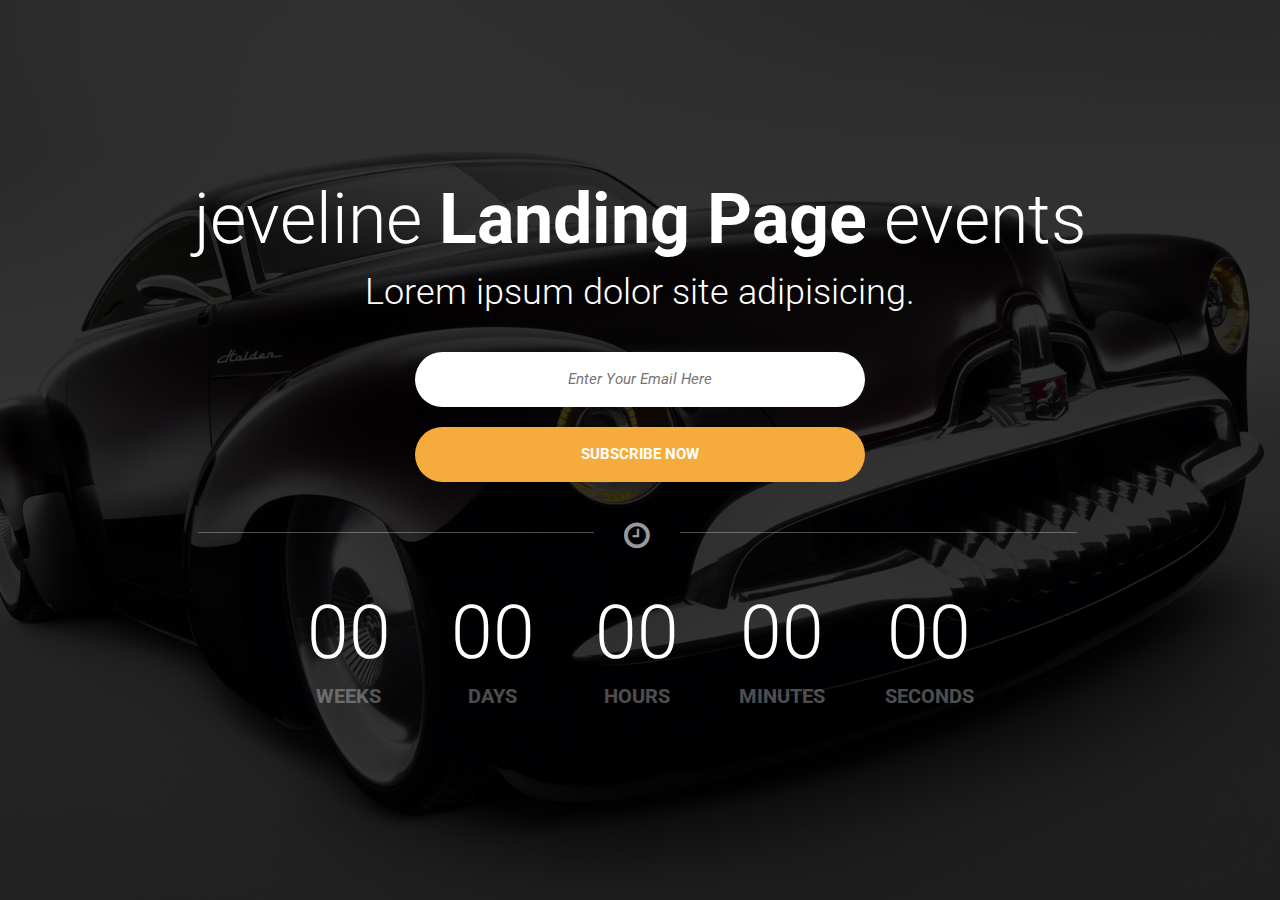
<file: 100+section/class-74/index.html>
<!DOCTYPE html>
<html lang="zxx">

<head>
    <meta charset="utf-8">
    <meta http-equiv="X-UA-Compatible" content="IE=edge">
    <meta name="description" content="">
    <meta name="viewport" content="width=device-width, initial-scale=1">
    
    <title>jquery Countdown</title>
    
    <!--theme favicon-->
    <link rel="shortcut icon" href="assets/images/favicon.png" type="image/png">

    <!-- Bootstrap CSS -->    
    <link rel="stylesheet" href="assets/css/bootstrap.min.css">
    
    <!-- FontAwesome CSS -->  
    <link rel="stylesheet" href="assets/css/font-awesome.min.css">
          
    <!-- Custom CSS -->
    <link rel="stylesheet" href="assets/css/style.css">
    
    <!-- Responsive CSS -->
    <link rel="stylesheet" href="assets/css/responsive.css">  
       
   
    
    
 </head>
 <body>
    <!--[if lt IE 8]>
        <p class="browserupgrade">You are using an <strong>outdated</strong> browser. Please <a href="http://browsehappy.com/">upgrade your browser</a> to improve your experience.</p>
    <![endif]-->
   
   
   
   <div class="hero-area-wrap">
       <div class="hero-area-inner">
           <div class="container">
               <div class="row">
                   <div class="col-md-10 col-md-offset-1 text-center">
                       <h1>jeveline <strong>Landing Page</strong> events</h1>
                       <h2>Lorem ipsum dolor site adipisicing.</h2>
                       
                       <div class="email-subscribe-form">
                           <form action="index.html">
                               <input type="email" placeholder="Enter Your Email Here" required>
                               <input type="submit" value="subscribe now">
                           </form>
                       </div>
                       
                       <div class="border-area">
                           <div class="left-border"></div>
                           <i class="fa fa-clock-o"></i>
                           <div class="right-border"></div>
                       </div>
                       
                       <span id="clock"></span>
                       
                   </div>
               </div>
           </div>
       </div>
   </div>
   
   
   
   
    <!-- Jquery -->
    <script src="assets/js/jquery-1.12.0.min.js"></script>
     
   <!--Bootstrap JS-->
	<script src="assets/js/bootstrap.3.3.7.min.js"></script>
     
   <!--countdown JS-->
	<script src="assets/js/countdown.js"></script>
	
	<!--Active Custom JS-->
	<script src="assets/js/active.js"></script>
	
</body>
</html>
</file>
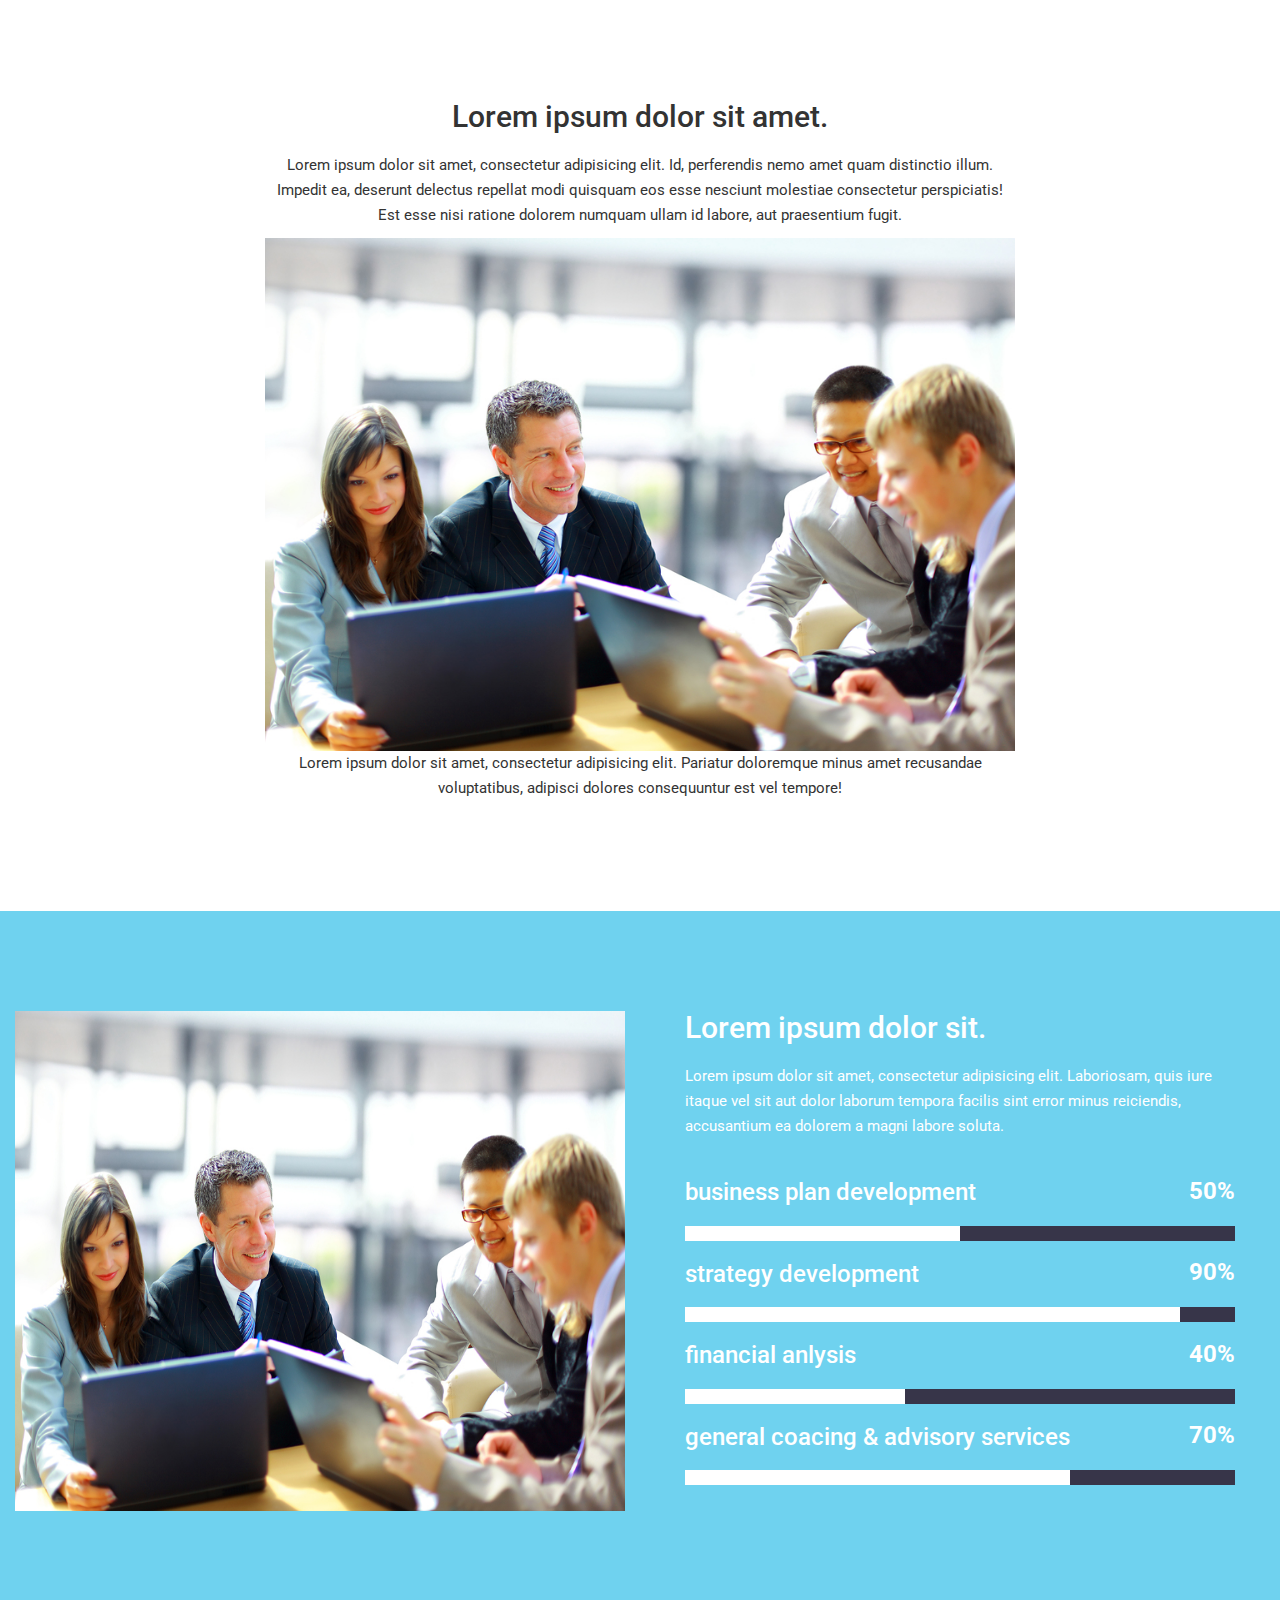
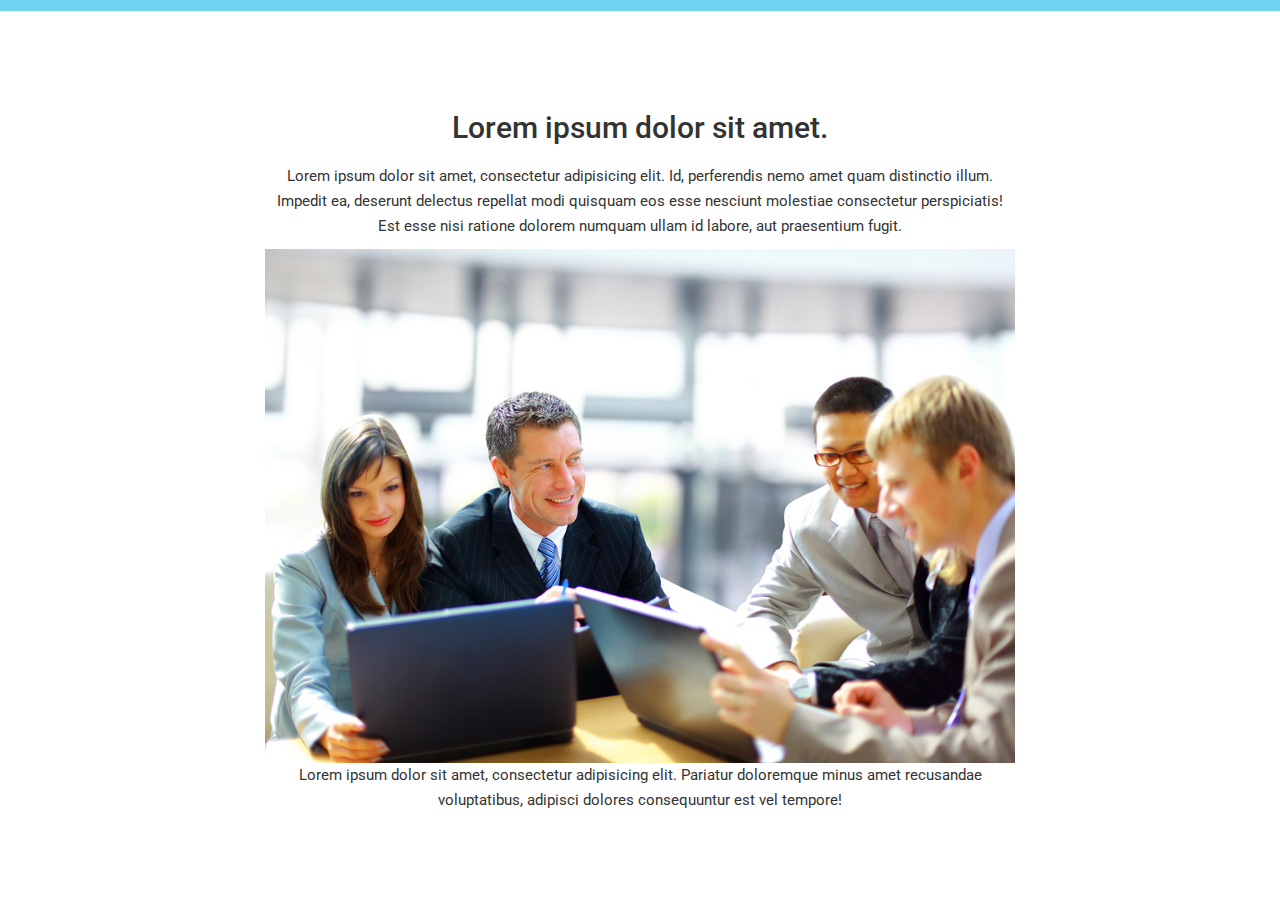
<file: 100+section/class-75/index.html>
<!DOCTYPE html>
<html lang="zxx">

<head>
    <meta charset="utf-8">
    <meta http-equiv="X-UA-Compatible" content="IE=edge">
    <meta name="description" content="">
    <meta name="viewport" content="width=device-width, initial-scale=1">
    
    <title>animated progress bar</title>
    
    <!--theme favicon-->
    <link rel="shortcut icon" href="assets/images/favicon.png" type="image/png">

    <!-- Bootstrap CSS -->    
    <link rel="stylesheet" href="assets/css/bootstrap.min.css">
    
    <!-- FontAwesome CSS -->  
    <link rel="stylesheet" href="assets/css/font-awesome.min.css">
          
    <!-- Custom CSS -->
    <link rel="stylesheet" href="assets/css/style.css">
    
    <!-- Responsive CSS -->
    <link rel="stylesheet" href="assets/css/responsive.css">  
       
   
    
    
 </head>
 <body>
    <!--[if lt IE 8]>
        <p class="browserupgrade">You are using an <strong>outdated</strong> browser. Please <a href="http://browsehappy.com/">upgrade your browser</a> to improve your experience.</p>
    <![endif]-->
   
   
    <div class="section-padding">
        <div class="container">
            <div class="row">
                <div class="col-md-8 col-md-offset-2 text-center">
                    <h2>Lorem ipsum dolor sit amet.</h2>
                    <p>Lorem ipsum dolor sit amet, consectetur adipisicing elit. Id, perferendis nemo amet quam distinctio illum. Impedit ea, deserunt delectus repellat modi quisquam eos esse nesciunt molestiae consectetur perspiciatis! Est esse nisi ratione dolorem numquam ullam id labore, aut praesentium fugit.</p>
                    <img src="assets/images/b1.jpg" alt="">
                    <p>Lorem ipsum dolor sit amet, consectetur adipisicing elit. Pariatur doloremque minus amet recusandae voluptatibus, adipisci dolores consequuntur est vel tempore!</p>
                </div>
            </div>
        </div>
    </div>



    <div class="colored-bg section-padding">
        <div class="container-fluid">
            <div class="row">
                <div class="col-md-6">
                    <img class="about-image" src="assets/images/b1.jpg" alt="business image">
                </div>  
                <div class="col-md-6">
                    <div class="about-right-content">
                        <h2>Lorem ipsum dolor sit.</h2>
                        <p>Lorem ipsum dolor sit amet, consectetur adipisicing elit. Laboriosam, quis iure itaque vel sit aut dolor laborum tempora facilis sint error minus reiciendis, accusantium ea dolorem a magni labore soluta.</p>
                        
                        <div class="single-bar-item">
                            <h3>business plan development</h3>
                            <div id="bar1" class="barfiller">
                                <span class="tip"></span>
                                <span class="fill" data-percentage="50"></span>
                            </div>
                        </div>

                        <div class="single-bar-item">
                            <h3>strategy development</h3>
                            <div id="bar2" class="barfiller">
                                <span class="tip"></span>
                                <span class="fill" data-percentage="90"></span>
                            </div>
                        </div>

                        <div class="single-bar-item">
                            <h3>financial anlysis</h3>
                            <div id="bar3" class="barfiller">
                                <span class="tip"></span>
                                <span class="fill" data-percentage="40"></span>
                            </div>
                        </div>

                        <div class="single-bar-item">
                            <h3>general coacing & advisory services</h3>
                            <div id="bar4" class="barfiller">
                                <span class="tip"></span>
                                <span class="fill" data-percentage="70"></span>
                            </div>
                        </div>
                    </div>
                </div>  
            </div>
        </div>
    </div>

      
    <div class="section-padding">
        <div class="container">
            <div class="row">
                <div class="col-md-8 col-md-offset-2 text-center">
                    <h2>Lorem ipsum dolor sit amet.</h2>
                    <p>Lorem ipsum dolor sit amet, consectetur adipisicing elit. Id, perferendis nemo amet quam distinctio illum. Impedit ea, deserunt delectus repellat modi quisquam eos esse nesciunt molestiae consectetur perspiciatis! Est esse nisi ratione dolorem numquam ullam id labore, aut praesentium fugit.</p>
                    <img src="assets/images/b1.jpg" alt="">
                    <p>Lorem ipsum dolor sit amet, consectetur adipisicing elit. Pariatur doloremque minus amet recusandae voluptatibus, adipisci dolores consequuntur est vel tempore!</p>
                </div>
            </div>
        </div>
    </div>
   
   
    <!-- Jquery -->
    <script src="assets/js/jquery-1.12.0.min.js"></script>
     
   <!--Bootstrap JS-->
	<script src="assets/js/bootstrap.3.3.7.min.js"></script>
     
   <!--countdown JS-->
	<script src="assets/js/barfiller.1.0.1.js"></script>
	
	<!--Active Custom JS-->
	<script src="assets/js/active.js"></script>
	
</body>
</html>
</file>
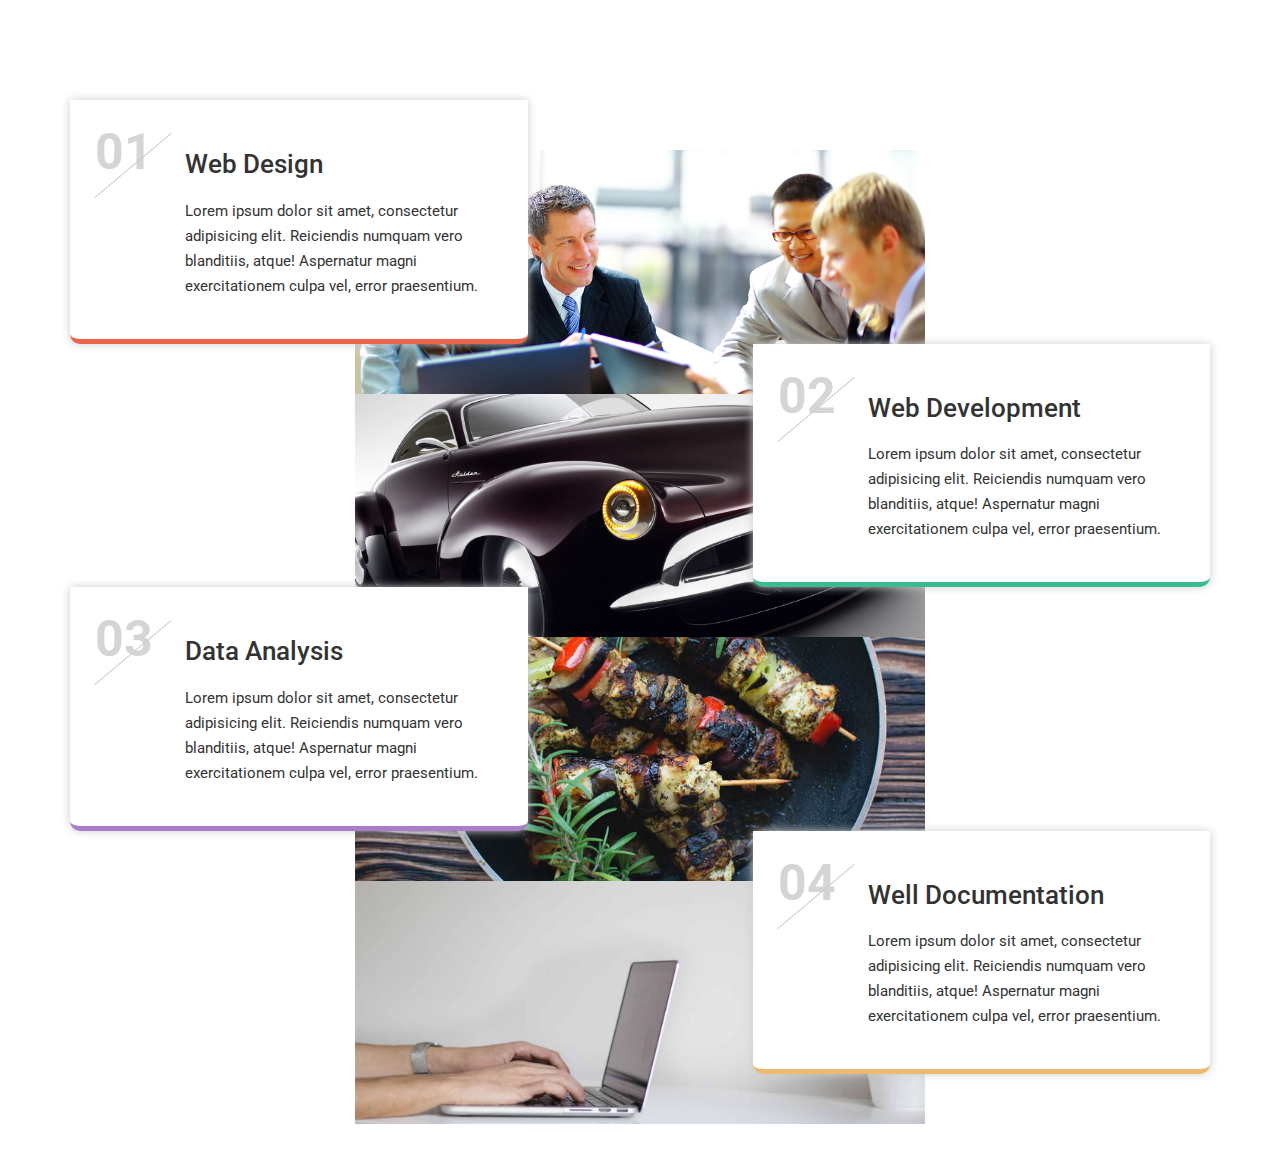
<file: 100+section/class-77/index.html>
<!DOCTYPE html>
<html lang="zxx">

<head>
    <meta charset="utf-8">
    <meta http-equiv="X-UA-Compatible" content="IE=edge">
    <meta name="description" content="">
    <meta name="viewport" content="width=device-width, initial-scale=1">
    
    <title>special feature section</title>
    
    <!--theme favicon-->
    <link rel="shortcut icon" href="assets/images/favicon.png" type="image/png">

    <!-- Bootstrap CSS -->    
    <link rel="stylesheet" href="assets/css/bootstrap.min.css">
    
    <!-- FontAwesome CSS -->  
    <link rel="stylesheet" href="assets/css/font-awesome.min.css">
          
    <!-- Custom CSS -->
    <link rel="stylesheet" href="assets/css/style.css">
    
    <!-- Responsive CSS -->
    <link rel="stylesheet" href="assets/css/responsive.css">  
       
   
    
    
 </head>
 <body>
    <!--[if lt IE 8]>
        <p class="browserupgrade">You are using an <strong>outdated</strong> browser. Please <a href="http://browsehappy.com/">upgrade your browser</a> to improve your experience.</p>
    <![endif]-->
   
  

   <div class="section-padding">
   	<div class="container">
   		<div class="row">
          <div class="col-md-12">
            <div class="single-feature-item feature-1">
              <div class="feature-bg"></div>
              <div class="row">
                <div class="col-md-5">
                  <div class="feature-text">
                    <div class="feature-no">
                      01
                    </div>
                    <h3>web design</h3>
                    <p>Lorem ipsum dolor sit amet, consectetur adipisicing elit. Reiciendis numquam vero blanditiis, atque! Aspernatur magni exercitationem culpa vel, error praesentium.</p>
                  </div>
                </div>
              </div>
            </div>
            <div class="single-feature-item feature-2">
              <div class="feature-bg"></div>
              <div class="row">
                <div class="col-md-5 col-md-offset-7">
                  <div class="feature-text">
                    <div class="feature-no">
                      02
                    </div>
                    <h3>web development</h3>
                    <p>Lorem ipsum dolor sit amet, consectetur adipisicing elit. Reiciendis numquam vero blanditiis, atque! Aspernatur magni exercitationem culpa vel, error praesentium.</p>
                  </div>
                </div>
              </div>
            </div>  
            <div class="single-feature-item feature-3">
              <div class="feature-bg"></div>
              <div class="row">
                <div class="col-md-5">
                  <div class="feature-text">
                    <div class="feature-no">
                      03
                    </div>
                    <h3>data analysis</h3>
                    <p>Lorem ipsum dolor sit amet, consectetur adipisicing elit. Reiciendis numquam vero blanditiis, atque! Aspernatur magni exercitationem culpa vel, error praesentium.</p>
                  </div>
                </div>
              </div>
            </div>
            <div class="single-feature-item feature-4">
              <div class="feature-bg"></div>
              <div class="row">
                <div class="col-md-5 col-md-offset-7">
                  <div class="feature-text">
                    <div class="feature-no">
                      04
                    </div>
                    <h3>well documentation</h3>
                    <p>Lorem ipsum dolor sit amet, consectetur adipisicing elit. Reiciendis numquam vero blanditiis, atque! Aspernatur magni exercitationem culpa vel, error praesentium.</p>
                  </div>
                </div>
              </div>
            </div>
          </div>
   		</div>
   	</div>
   </div>
  

   
    <!-- Jquery -->
    <script src="assets/js/jquery-1.12.0.min.js"></script>
     
   <!--Bootstrap JS-->
	<script src="assets/js/bootstrap.3.3.7.min.js"></script>
     
   <!--countdown JS-->
	<script src="assets/js/barfiller.1.0.1.js"></script>
	
	<!--Active Custom JS-->
	<script src="assets/js/active.js"></script>
	
</body>
</html>
</file>
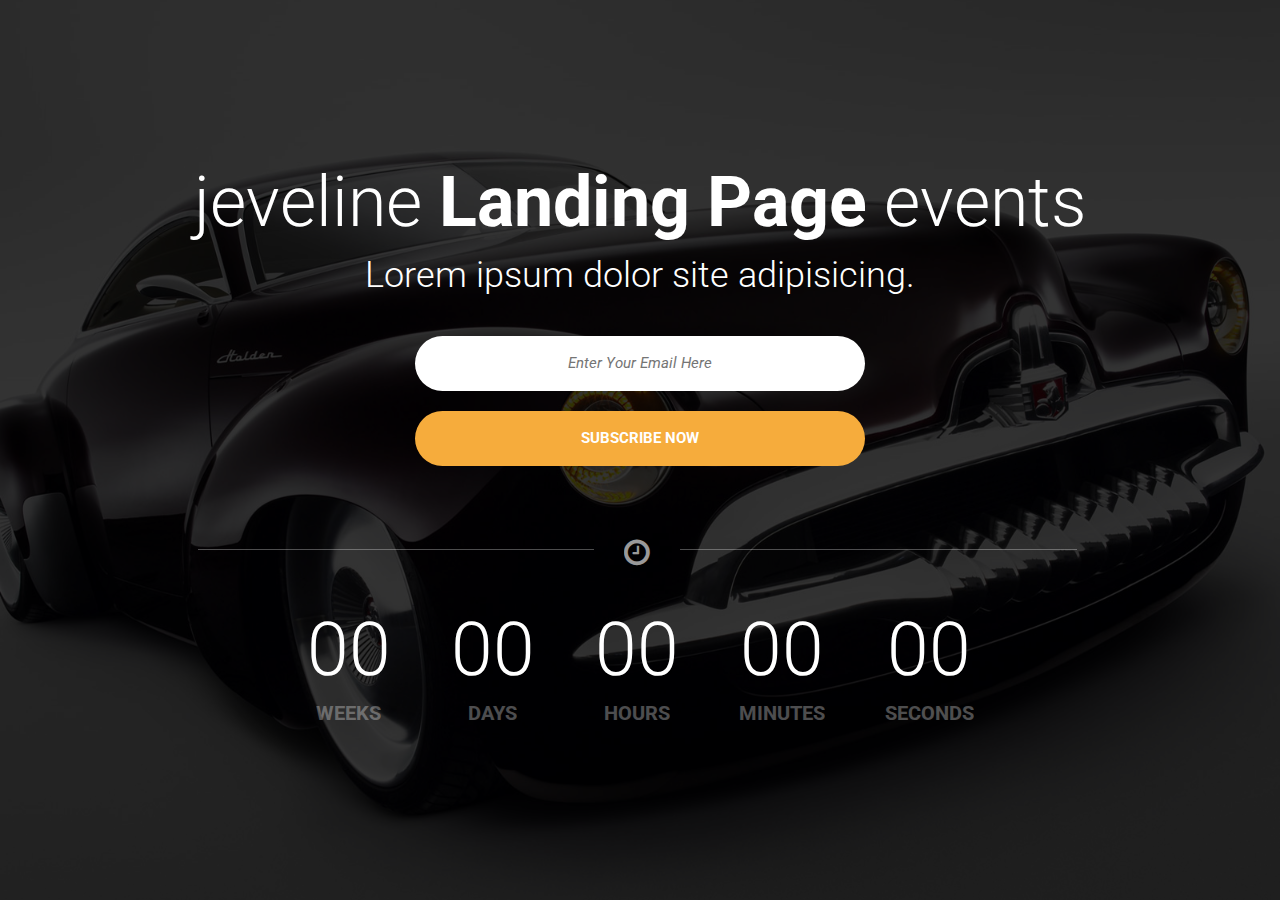
<file: 100+section/class-79/index.html>
<!DOCTYPE html>
<html lang="zxx">

<head>
    <meta charset="utf-8">
    <meta http-equiv="X-UA-Compatible" content="IE=edge">
    <meta name="description" content="">
    <meta name="viewport" content="width=device-width, initial-scale=1">
    
    <title>jquery Countdown</title>
    
    <!--theme favicon-->
    <link rel="shortcut icon" href="assets/images/favicon.png" type="image/png">

    <!-- Bootstrap CSS -->    
    <link rel="stylesheet" href="assets/css/bootstrap.min.css">
    
    <!-- FontAwesome CSS -->  
    <link rel="stylesheet" href="assets/css/font-awesome.min.css">
          
    <!-- Custom CSS -->
    <link rel="stylesheet" href="assets/css/style.css">
    
    <!-- Responsive CSS -->
    <link rel="stylesheet" href="assets/css/responsive.css">  
       
   
    
    
 </head>
 <body>
    <!--[if lt IE 8]>
        <p class="browserupgrade">You are using an <strong>outdated</strong> browser. Please <a href="http://browsehappy.com/">upgrade your browser</a> to improve your experience.</p>
    <![endif]-->
   
   
   
   <div class="hero-area-wrap">
       <div class="hero-area-inner">
           <div class="container">
               <div class="row">
                   <div class="col-md-10 col-md-offset-1 text-center">
                       <h1>jeveline <strong>Landing Page</strong> events</h1>
                       <h2>Lorem ipsum dolor site adipisicing.</h2>
                       
                       <div class="email-subscribe-form">
                           <form class="ajaxchimp-form">
                               <input id="mc-email" type="email" placeholder="Enter Your Email Here" required>
                               <input type="submit" value="subscribe now">
                               <p><label for="mc-email"></label></p>
                           </form>
                       </div>
                       
                       <div class="border-area">
                           <div class="left-border"></div>
                           <i class="fa fa-clock-o"></i>
                           <div class="right-border"></div>
                       </div>
                       
                       <span id="clock"></span>
                       
                   </div>
               </div>
           </div>
       </div>
   </div>
   
   
   
   
    <!-- Jquery -->
    <script src="assets/js/jquery-1.12.0.min.js"></script>
     
   <!--Bootstrap JS-->
	<script src="assets/js/bootstrap.3.3.7.min.js"></script>
     
   <!--countdown JS-->
  <script src="assets/js/countdown.js"></script>

  <!-- ajaxchimp JS-->
	<script src="assets/js/ajaxchimp.min.js"></script>
	
	<!--Active Custom JS-->
	<script src="assets/js/active.js"></script>
	
</body>
</html>
</file>
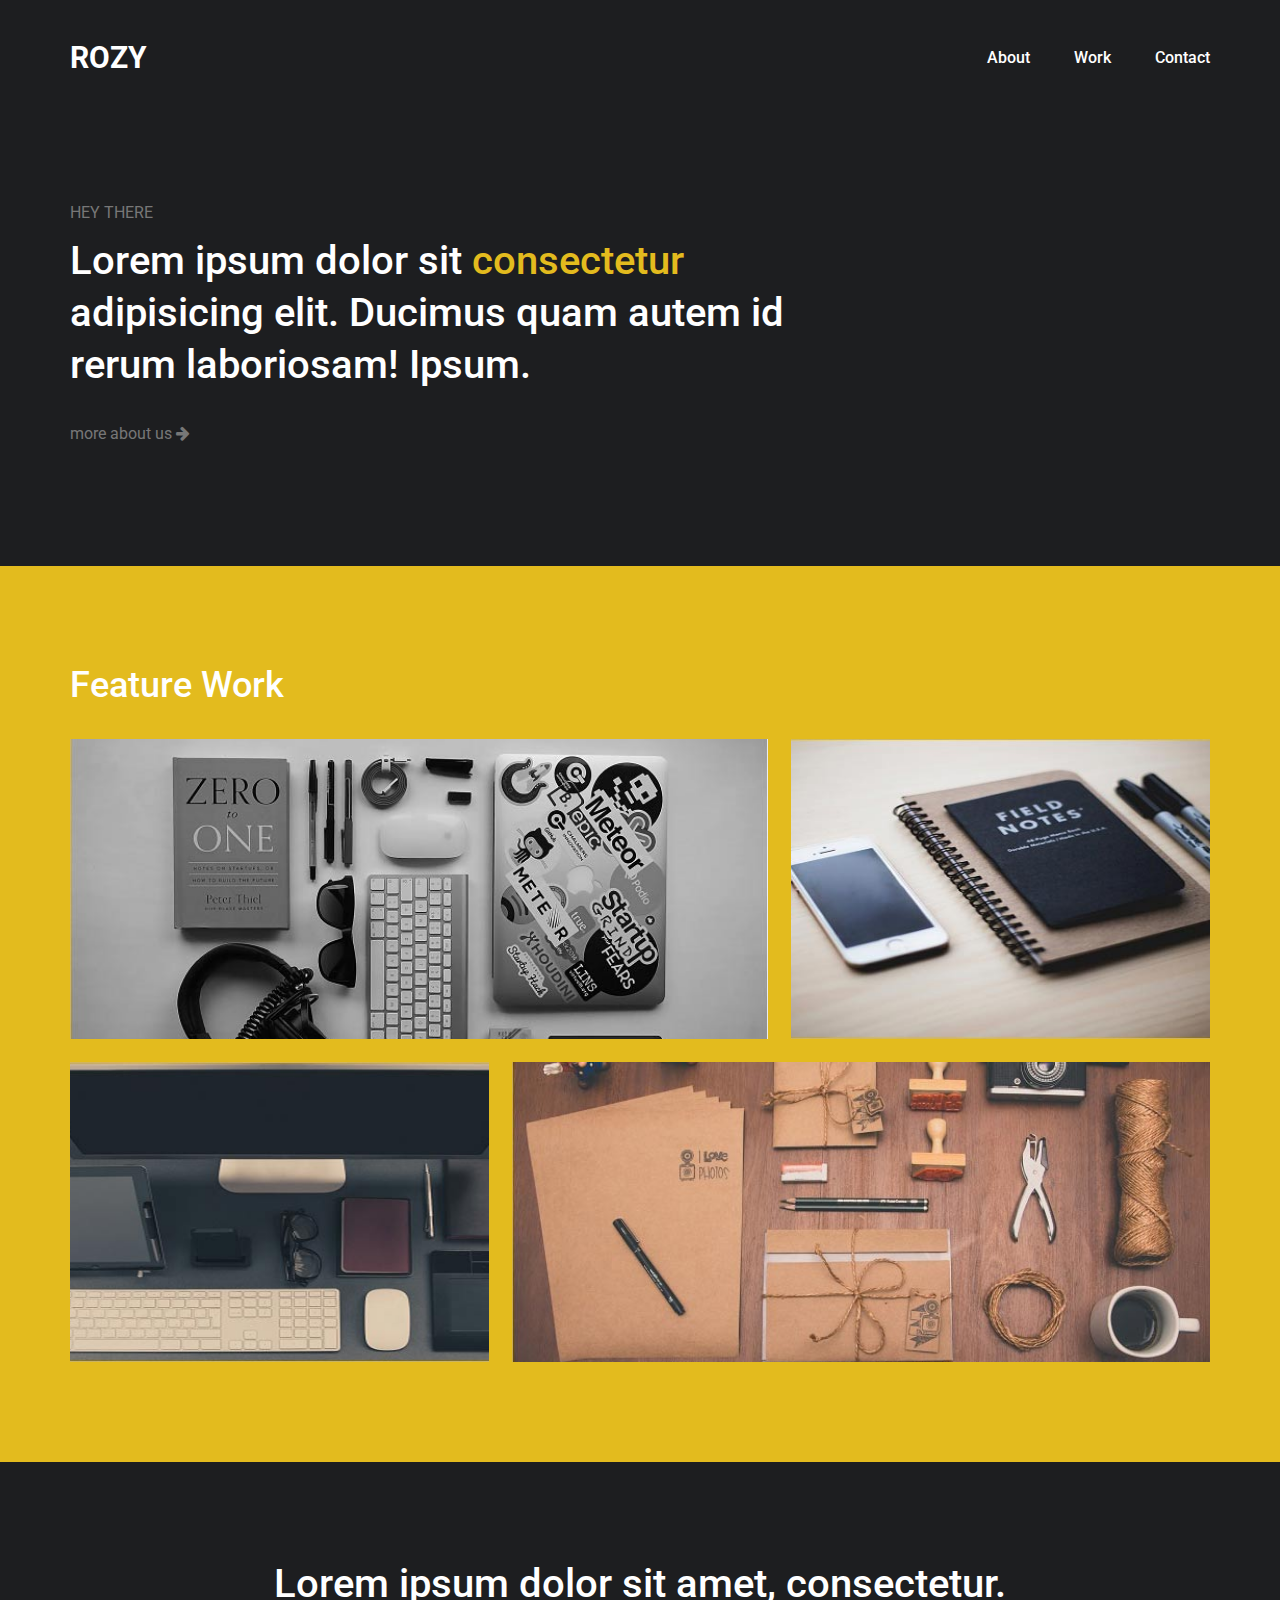
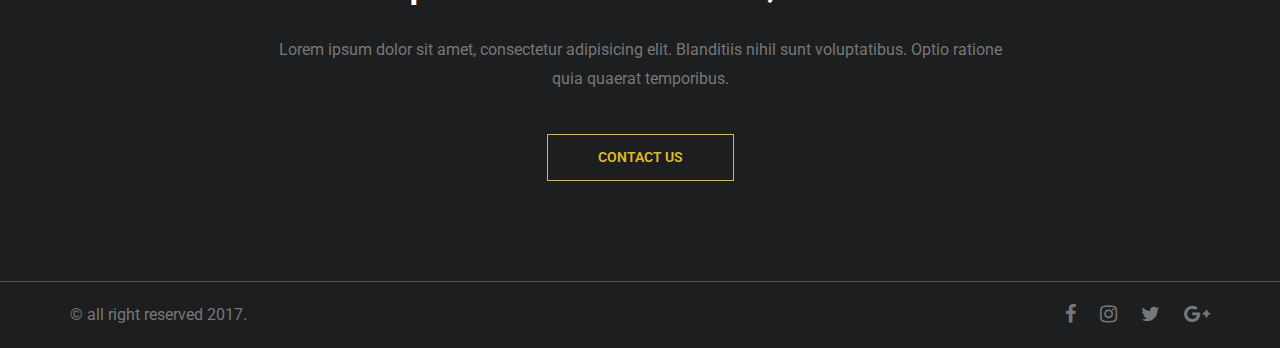
<file: 100+section/class-80/index.html>
<!DOCTYPE html>
<html lang="zxx">

<head>
    <meta charset="utf-8">
    <meta http-equiv="X-UA-Compatible" content="IE=edge">
    <meta name="description" content="">
    <meta name="viewport" content="width=device-width, initial-scale=1">
    
    <title>portfolio page</title>
    
    <!--theme favicon-->
    <link rel="shortcut icon" href="assets/images/favicon.png" type="image/png">

    <!-- Bootstrap CSS -->    
    <link rel="stylesheet" href="assets/css/bootstrap.min.css">
    
    <!-- FontAwesome CSS -->  
    <link rel="stylesheet" href="assets/css/font-awesome.min.css">
          
    <!-- Custom CSS -->
    <link rel="stylesheet" href="assets/css/style.css">
    
    <!-- Responsive CSS -->
    <link rel="stylesheet" href="assets/css/responsive.css">  
       
   
    
    
 </head>
 <body>

    <!--[if lt IE 8]>
        <p class="browserupgrade">You are using an <strong>outdated</strong> browser. Please <a href="http://browsehappy.com/">upgrade your browser</a> to improve your experience.</p>
    <![endif]-->
   
    <div class="header-area header-absolute">
        <div class="container">
            <div class="row">
                <div class="col-md-3">
                    <div class="logo">
                        <a href="#">rozy</a>
                    </div>
                </div>
                <div class="col-md-9 text-right">
                    <div class="main-menu">
                        <ul>
                            <li><a href="">about</a></li>
                            <li><a href="">work</a></li>
                            <li><a href="">contact</a></li>
                        </ul>
                    </div>
                </div>
            </div>
        </div>
    </div>

    <div class="hero-area">
        <div class="container">
            <div class="row">
                <div class="col-md-8">
                    <p class="text-uppercase">hey there</p>
                    <h1>Lorem ipsum dolor sit <span>consectetur</span> adipisicing elit. Ducimus quam autem id rerum laboriosam! Ipsum.</h1>
                    <a href="">more about us <i class="fa fa-arrow-right"></i></a>
                </div>
            </div>
        </div>
    </div>

    <div class="section-padding yellow-bg">
        <div class="container">
            <div class="row">
                <div class="col-md-12">
                    <h1>feature work</h1>
                    <div class="portfolio-list">
                        <a href="" class="single-portfolio-item"></a>
                        <div class="single-portfolio-item small-item small-item-1"></div>
                        <div class="single-portfolio-item small-item small-item-2"></div>
                        <div class="single-portfolio-item bg-2"></div>
                    </div>
                </div>
            </div>
        </div>
    </div>
    </div>

    <div class="section-padding dark-bg cta-area">
        <div class="container">
            <div class="row">
                <div class="col-md-8 col-md-offset-2 text-center">
                    <h2>Lorem ipsum dolor sit amet, consectetur.</h2>
                    <p>Lorem ipsum dolor sit amet, consectetur adipisicing elit. Blanditiis nihil sunt voluptatibus. Optio ratione quia quaerat temporibus.</p>
                    <a href="" class="bordered-btn">contact us</a>
                </div>
            </div>
        </div>
    </div>
    
    <div class="footer-area">
        <div class="container">
            <div class="row">
                <div class="col-md-6">
                    &copy all right reserved 2017.
                </div>
                <div class="col-md-6 text-right">
                    <div class="social-links">
                        <a href="" target="_blank"><i class="fa fa-facebook"></i></a>
                        <a href="" target="_blank"><i class="fa fa-instagram"></i></a>
                        <a href="" target="_blank"><i class="fa fa-twitter"></i></a>
                        <a href="" target="_blank"><i class="fa fa-google-plus"></i></a>
                    </div>
                </div>
            </div>
        </div>
    </div>
    

    
    <!-- Jquery -->
    <script src="assets/js/jquery-1.12.0.min.js"></script>
     
   <!--Bootstrap JS-->
	<script src="assets/js/bootstrap.3.3.7.min.js"></script>
     
   <!--countdown JS-->
	<script src="assets/js/ajaxchimp.min.js"></script>
	
	<!--Active Custom JS-->
	<script src="assets/js/active.js"></script>
	
</body>
</html>
</file>
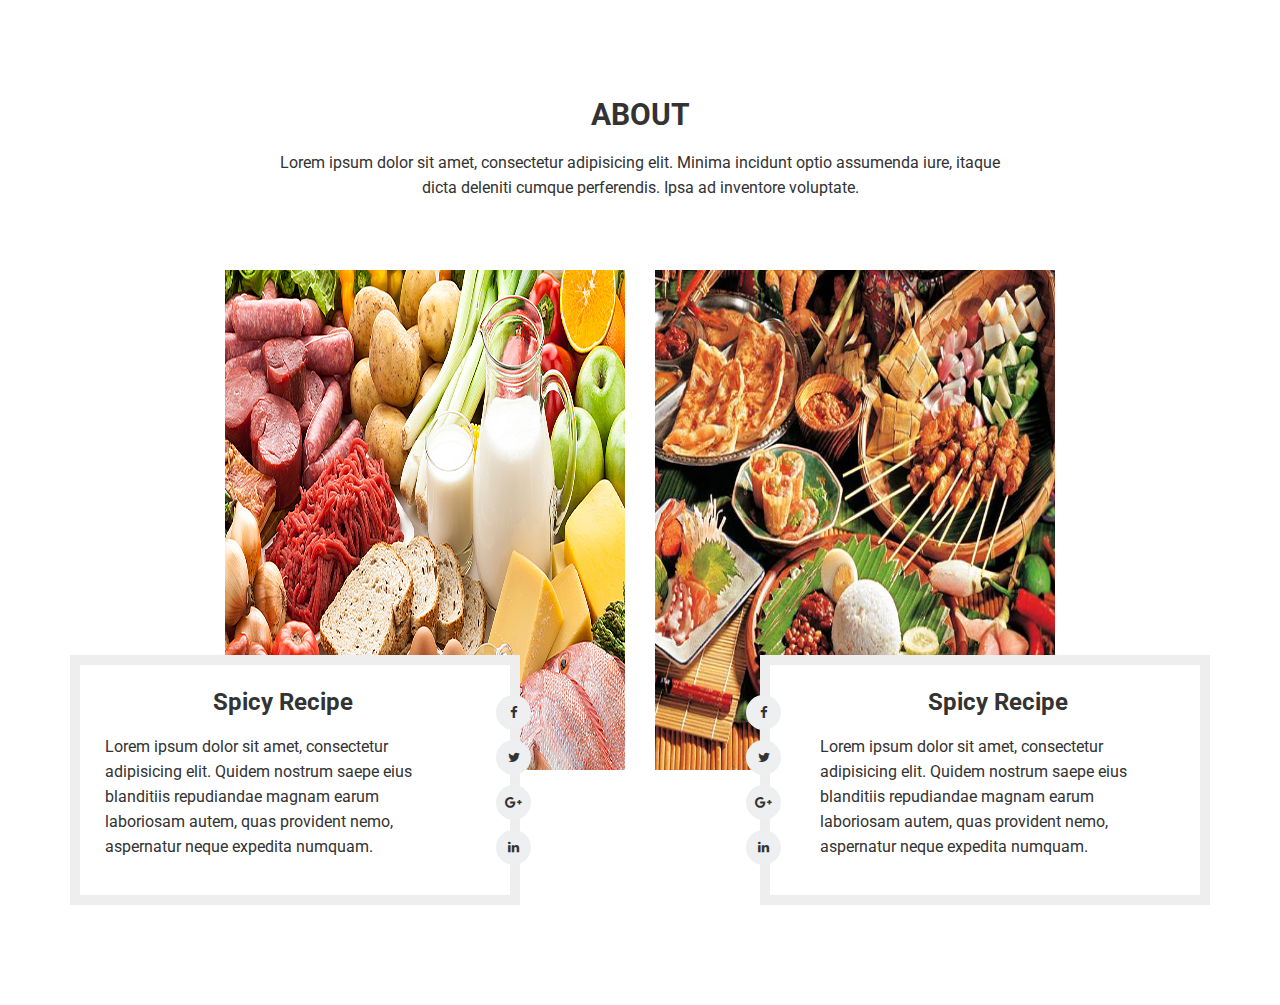
<file: 100+section/class-81/index.html>
<!DOCTYPE html>
<html lang="zxx">

<head>
    <meta charset="utf-8">
    <meta http-equiv="X-UA-Compatible" content="IE=edge">
    <meta name="description" content="">
    <meta name="viewport" content="width=device-width, initial-scale=1">
    
    <title>about special</title>

    <!-- Bootstrap CSS -->    
    <link rel="stylesheet" href="assets/css/bootstrap.min.css">
    
    <!-- FontAwesome CSS -->  
    <link rel="stylesheet" href="assets/css/font-awesome.min.css">
          
    <!-- Custom CSS -->
    <link rel="stylesheet" href="assets/css/style.css">
    
    <!-- Responsive CSS -->
    <link rel="stylesheet" href="assets/css/responsive.css">  
       
   
    
    
 </head>
 <body>

  
    <div class="section-padding">
        <div class="container">
            <div class="row">
                <div class="col-md-8 col-md-offset-2 text-center">
                    <div class="section-title">
                        <h2>about</h2>
                        <p>Lorem ipsum dolor sit amet, consectetur adipisicing elit. Minima incidunt optio assumenda iure, itaque dicta deleniti cumque perferendis. Ipsa ad inventore voluptate.</p>
                    </div>
                </div>
            </div>

            <div class="row">
                <div class="col-md-6">
                    <div class="about-image">
                        <img src="assets/images/food.jpg" alt="">
                    </div>
                    <div class="about-text">
                        <div class="social-links">
                            <div class="social-wrap">
                                <a href="#" target="_blank"><i class="fa fa-facebook"></i></a>
                                <a href="#" target="_blank"><i class="fa fa-twitter"></i></a>
                                <a href="#" target="_blank"><i class="fa fa-google-plus"></i></a>
                                <a href="#" target="_blank"><i class="fa fa-linkedin"></i></a>
                            </div>
                        </div>
                        <h3>spicy recipe</h3>
                        <p>Lorem ipsum dolor sit amet, consectetur adipisicing elit. Quidem nostrum saepe eius blanditiis repudiandae magnam earum laboriosam autem, quas provident nemo, aspernatur neque expedita numquam.</p>
                    </div>
                </div>
                <div class="col-md-6 right-side">
                    <div class="about-image">
                        <img src="assets/images/food-2.jpg" alt="">
                    </div>
                    <div class="about-text">
                        <div class="social-links">
                            <div class="social-wrap">
                                <a href="#" target="_blank"><i class="fa fa-facebook"></i></a>
                                <a href="#" target="_blank"><i class="fa fa-twitter"></i></a>
                                <a href="#" target="_blank"><i class="fa fa-google-plus"></i></a>
                                <a href="#" target="_blank"><i class="fa fa-linkedin"></i></a>
                            </div>
                        </div>
                        <h3>spicy recipe</h3>
                        <p>Lorem ipsum dolor sit amet, consectetur adipisicing elit. Quidem nostrum saepe eius blanditiis repudiandae magnam earum laboriosam autem, quas provident nemo, aspernatur neque expedita numquam.</p>
                    </div>
                </div>
            </div>
        </div>
    </div>

    
    <!-- Jquery -->
    <script src="assets/js/jquery-1.12.0.min.js"></script>
     
   <!--Bootstrap JS-->
	<script src="assets/js/bootstrap.3.3.7.min.js"></script>
     
   <!--countdown JS-->
	<script src="assets/js/ajaxchimp.min.js"></script>
	
	<!--Active Custom JS-->
	<script src="assets/js/active.js"></script>
	
</body>
</html>
</file>
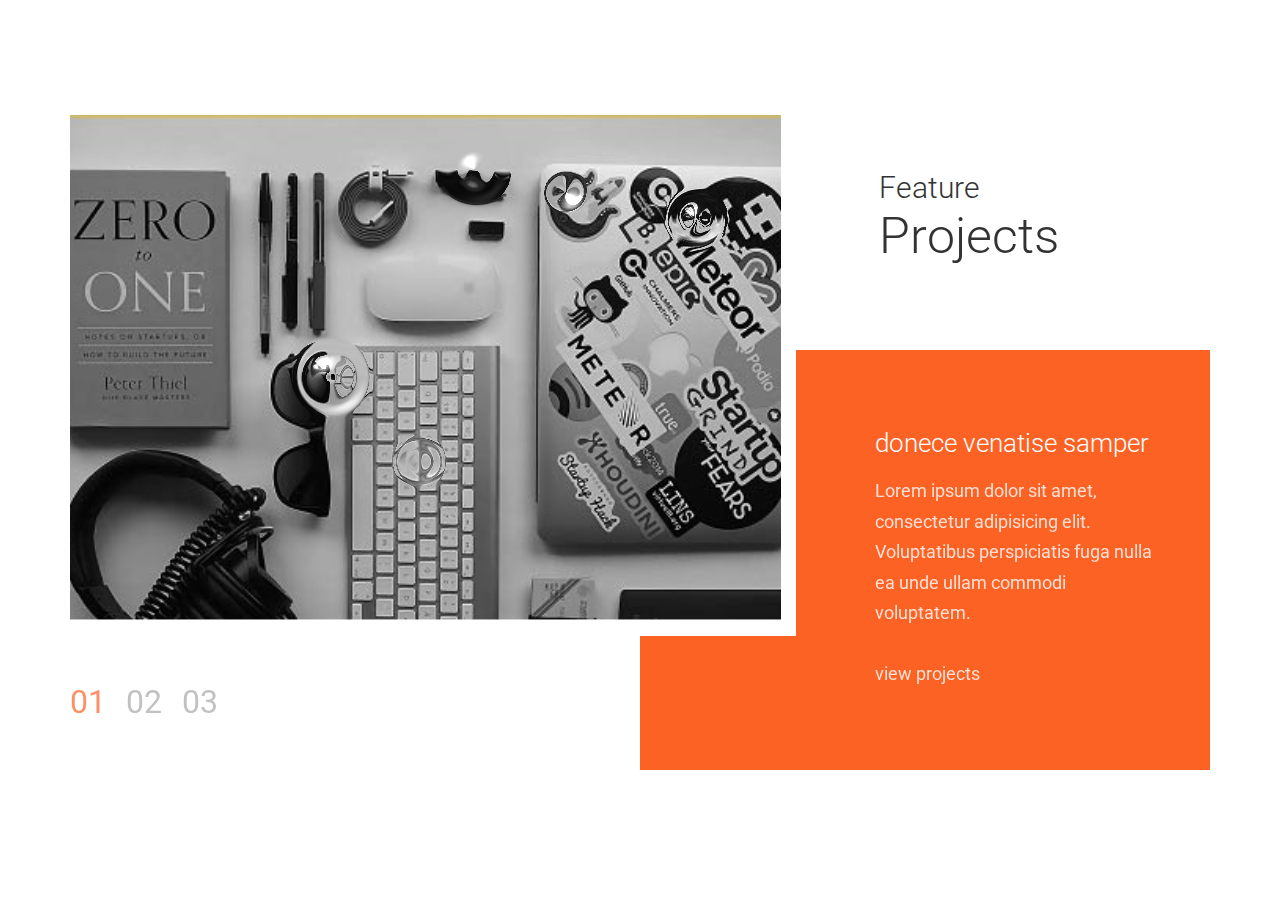
<file: 100+section/class-82/index.html>
<!DOCTYPE html>
<html lang="zxx">

<head>
    <meta charset="utf-8">
    <meta http-equiv="X-UA-Compatible" content="IE=edge">
    <meta name="description" content="">
    <meta name="viewport" content="width=device-width, initial-scale=1">
    
    <title>special feature - 82</title>

    <!-- Bootstrap CSS -->    
    <link rel="stylesheet" href="assets/css/bootstrap.min.css">
    
    <!-- FontAwesome CSS -->  
    <link rel="stylesheet" href="assets/css/font-awesome.min.css">
    <link rel="stylesheet" href="assets/css/owl.carousel.css">
          
    <!-- Custom CSS -->
    <link rel="stylesheet" href="assets/css/style.css">
    
    <!-- Responsive CSS -->
    <link rel="stylesheet" href="assets/css/responsive.css">  
       
   
    
    
 </head>
 <body>

  
    <div class="section-padding">
        <div class="container">
            <div class="row">
                <div class="col-md-12">
                    <div class="feature-project-wrapper">
                        <h2>feature <br> <span>projects</span></h2>

                        <div class="feature-project">
                            <div class="single-project-item">
                                <div class="project-bg"></div>
                                <div class="project-text">
                                    <h3>donece venatise samper</h3>
                                    <p>Lorem ipsum dolor sit amet, consectetur adipisicing elit. Voluptatibus perspiciatis fuga nulla ea unde ullam commodi voluptatem.</p>
                                    <a href="">view projects</a>
                                </div>
                            </div>
                            <div class="single-project-item">
                                <div class="project-bg bg-2"></div>
                                <div class="project-text">
                                    <h3>Lorem ipsum dolor sit.</h3>
                                    <p>Lorem ipsum dolor sit amet, consectetur adipisicing elit. Voluptatibus voluptatem.</p>
                                    <a href="">view projects</a>
                                </div>
                            </div>
                            <div class="single-project-item">
                                <div class="project-bg bg-3"></div>
                                <div class="project-text">
                                    <h3>dance bangla dance</h3>
                                    <p>Lorem ipsum dolor sit amet, consectetur adipisicing elit. Voluptatibus perspiciatis fuga nulla ea unde ullam.</p>
                                    <a href="">view projects</a>
                                </div>
                            </div>
                        </div>
                    </div>
                </div>
            </div>
        </div>
    </div>


    <div class="spacer"></div>
    
    <!-- Jquery -->
    <script src="assets/js/jquery-1.12.0.min.js"></script>
     
   <!--Bootstrap JS-->
	<script src="assets/js/bootstrap.3.3.7.min.js"></script>
     
   <!--Owl-Carousel JS-->
    <script src="assets/js/owl.carousel.min.js"></script>
	<script src="assets/js/jquery.ripples-min.js"></script>
	
	<!--Active Custom JS-->
	<script src="assets/js/active.js"></script>
	
</body>
</html>
</file>
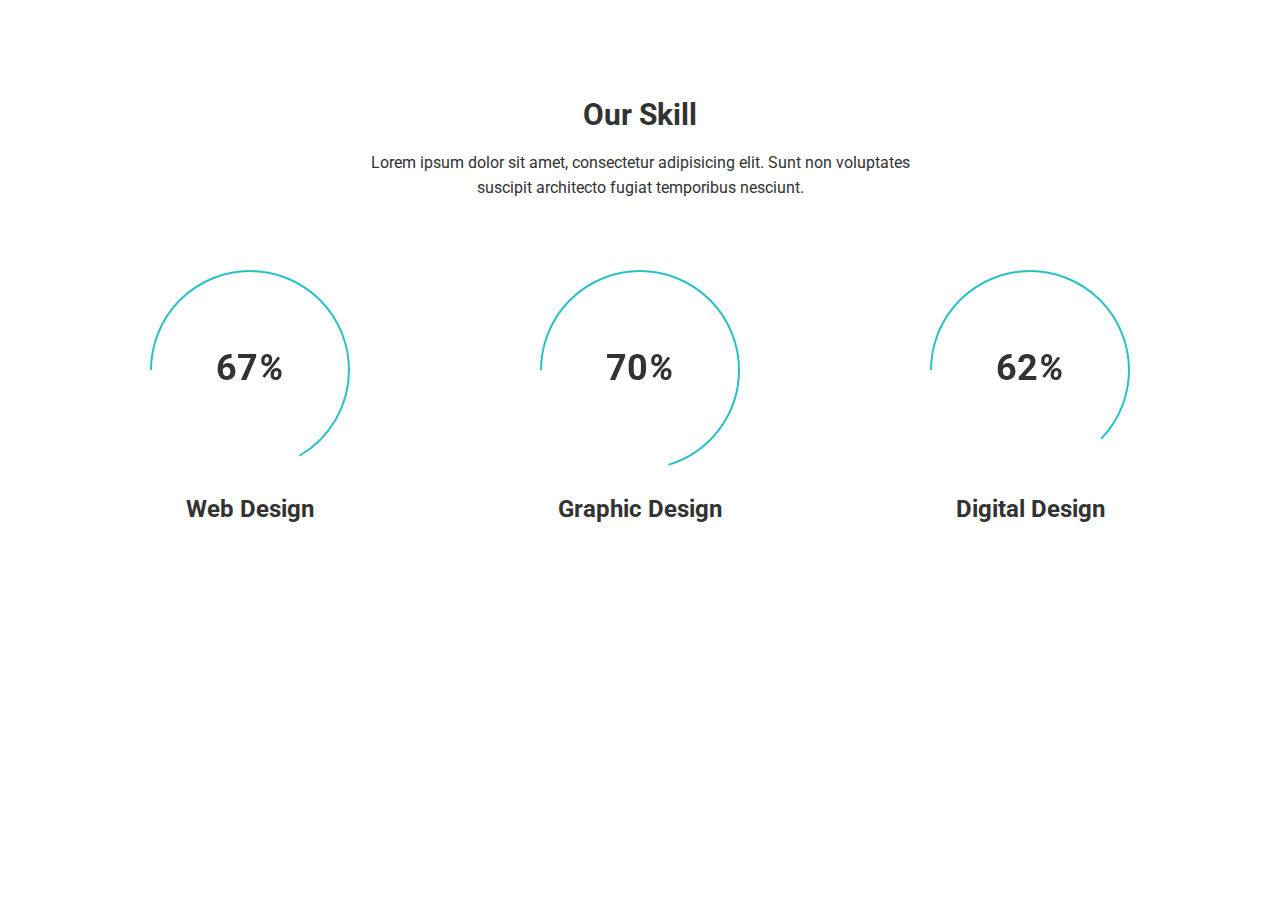
<file: 100+section/class-83/index.html>
<!DOCTYPE html>
<html lang="zxx">

<head>
    <meta charset="utf-8">
    <meta http-equiv="X-UA-Compatible" content="IE=edge">
    <meta name="description" content="">
    <meta name="viewport" content="width=device-width, initial-scale=1">
    
    <title>special feature - 82</title>

    <!-- Bootstrap CSS -->    
    <link rel="stylesheet" href="assets/css/bootstrap.min.css">
    
    <!-- FontAwesome CSS -->  
    <link rel="stylesheet" href="assets/css/font-awesome.min.css">
          
    <!-- Custom CSS -->
    <link rel="stylesheet" href="assets/css/style.css">
    
    <!-- Responsive CSS -->
    <link rel="stylesheet" href="assets/css/responsive.css">  
       
   
    
    
 </head>
 <body>

   <div class="section-padding">
   	<div class="container">
   		<div class="row">
   			<div class="col-md-6 col-md-offset-3 text-center">
   				<div class="section-title">
					<h2>our skill</h2>
					<p>Lorem ipsum dolor sit amet, consectetur adipisicing elit. Sunt non voluptates suscipit architecto fugiat temporibus nesciunt.</p>
   				</div>
   			</div>
   		</div>

   		<div class="row text-center">
   			<div class="col-md-4">
   				<div class="single-circle-progress">
   					<div class="circle-progress-wrap">		
	   					<div id="design-progressbar">
	   						<span class="progress-percentage"></span>
	   					</div>
   					</div>
   					<h3>web design</h3>
   				</div>
   			</div>
   			<div class="col-md-4">
   				<div class="single-circle-progress">
   					<div class="circle-progress-wrap">		
	   					<div id="graphic-progressbar">
	   						<span class="progress-percentage"></span>
	   					</div>
   					</div>
   					<h3>graphic design</h3>
   				</div>
   			</div>
   			<div class="col-md-4">
   				<div class="single-circle-progress">
   					<div class="circle-progress-wrap">		
	   					<div id="digital-progressbar">
	   						<span class="progress-percentage"></span>
	   					</div>
   					</div>
   					<h3>digital design</h3>
   				</div>
   			</div>
   		</div>
   	</div>
   </div>



    <!-- Jquery -->
    <script src="assets/js/jquery-1.12.0.min.js"></script>
     
   <!--Bootstrap JS-->
	<script src="assets/js/bootstrap.3.3.7.min.js"></script>
     
   <!--Owl-Carousel JS-->
    <script src="assets/js/circle-progress.min.js"></script>
	
	<!--Active Custom JS-->
	<script src="assets/js/active.js"></script>

	
</script>
</body>
</html>
</file>
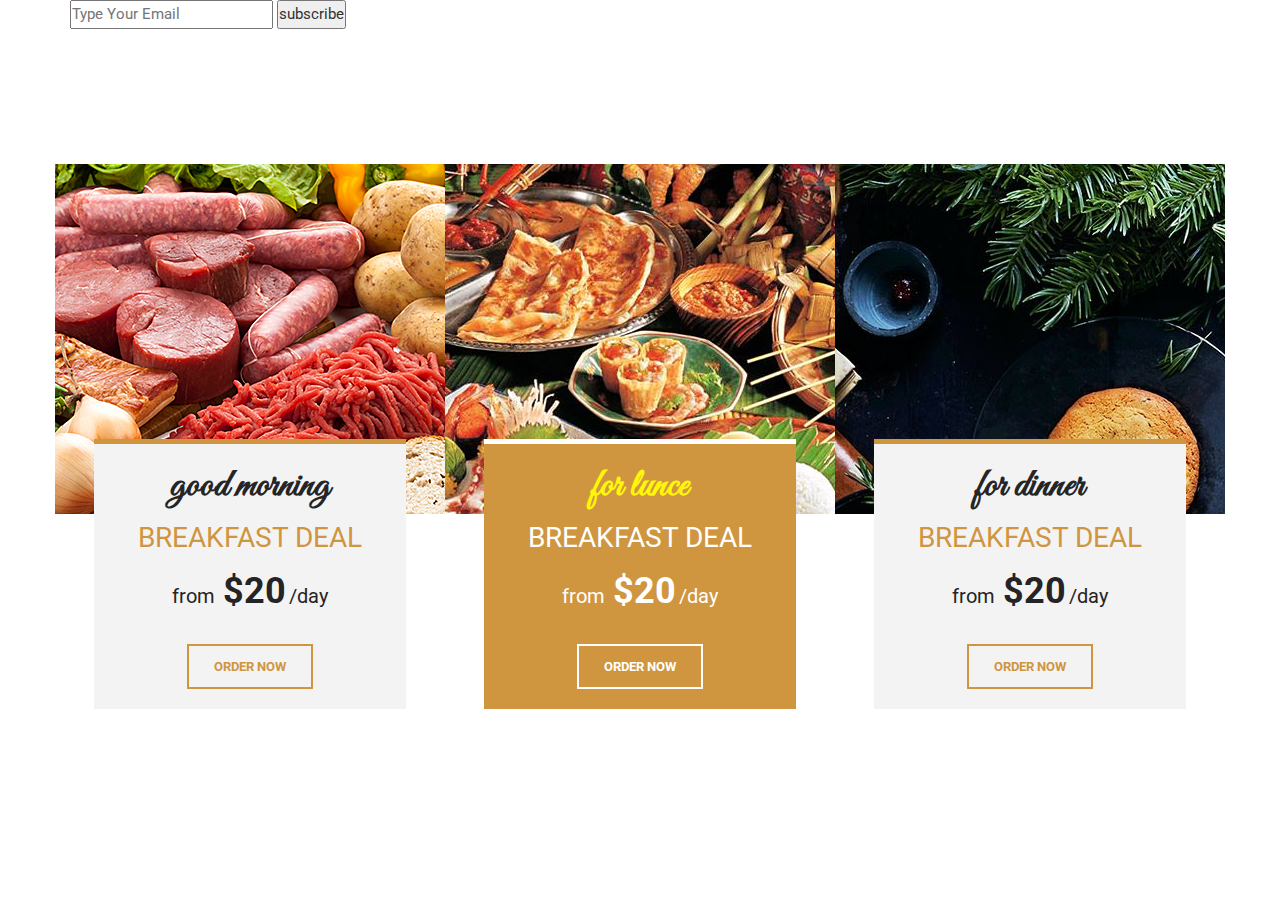
<file: psd-to-html/problem/index.html>
<!DOCTYPE html>
<html lang="zxx">

<head>
    <meta charset="utf-8">
    <meta http-equiv="X-UA-Compatible" content="IE=edge">
    <meta name="description" content="">
    <meta name="viewport" content="width=device-width, initial-scale=1">
    
    <title>special food section</title>
    
    <!--theme favicon-->
    <link rel="shortcut icon" href="assets/images/favicon.png" type="image/png">

    <!-- Bootstrap CSS -->    
    <link rel="stylesheet" href="assets/css/bootstrap.min.css">
    
    <!-- FontAwesome CSS -->  
    <link rel="stylesheet" href="assets/css/font-awesome.min.css">
          
    <!-- Custom CSS -->
    <link rel="stylesheet" href="assets/css/style.css">
    
    <!-- Responsive CSS -->
    <link rel="stylesheet" href="assets/css/responsive.css">  
       
   
    
    
 </head>
 <body>
    <!--[if lt IE 8]>
        <p class="browserupgrade">You are using an <strong>outdated</strong> browser. Please <a href="http://browsehappy.com/">upgrade your browser</a> to improve your experience.</p>
    <![endif]-->
   
  
  
	
	<div class="container">
		<div class="row">
			<div class="col-md-12">

                 <form class="mailchimp-form">
                     <input id="mc-email" type="email" name="EMAIL" placeholder="Type Your Email">
                     <input type="submit" value="subscribe">
                     <p> <label for="mc-email"></label></p>
                 </form> 
                

			</div>
		</div>
	</div>




   <div class="section-padding">
      <div class="container">
   		 <div class="row text-center">
            <div class="col-md-4">
        		<div class="single-food-box">
        			<div class="food-box-bg"></div>
        			<div class="food-box-info">
        				<h3>good morning</h3>
        				<h2>breakfast deal</h2>
        				<p class="food-price">from <span>$20</span>/day</p>
        				<a href="" class="bordered-btn">order now</a>
        			</div>
        		</div>  		 			
            </div>
            <div class="col-md-4">
        		<div class="single-food-box active">
        			<div class="food-box-bg food-box-bg-2"></div>
        			<div class="food-box-info">
        				<h3>for lunce</h3>
        				<h2>breakfast deal</h2>
        				<p class="food-price">from <span>$20</span>/day</p>
        				<a href="" class="bordered-btn">order now</a>
        			</div>
        		</div>  		 			
            </div>
            <div class="col-md-4">
        		<div class="single-food-box">
        			<div class="food-box-bg food-box-bg-3"></div>
        			<div class="food-box-info">
        				<h3>for dinner</h3>
        				<h2>breakfast deal</h2>
        				<p class="food-price">from <span>$20</span>/day</p>
        				<a href="" class="bordered-btn">order now</a>
        			</div>
        		</div>  		 			
            </div>
   		 </div>
   	  </div>
   </div>
  
	<div style="height: 200px;"></div>
    
    <!-- Jquery -->
    <script src="assets/js/jquery-1.12.0.min.js"></script>
     
   <!--Bootstrap JS-->
	<script src="assets/js/bootstrap.3.3.7.min.js"></script>
     
   <!--countdown JS-->
	<script src="assets/js/ajaxchimp.min.js"></script>
	
	<!--Active Custom JS-->
	<script src="assets/js/active.js"></script>
	
</body>
</html>
</file>
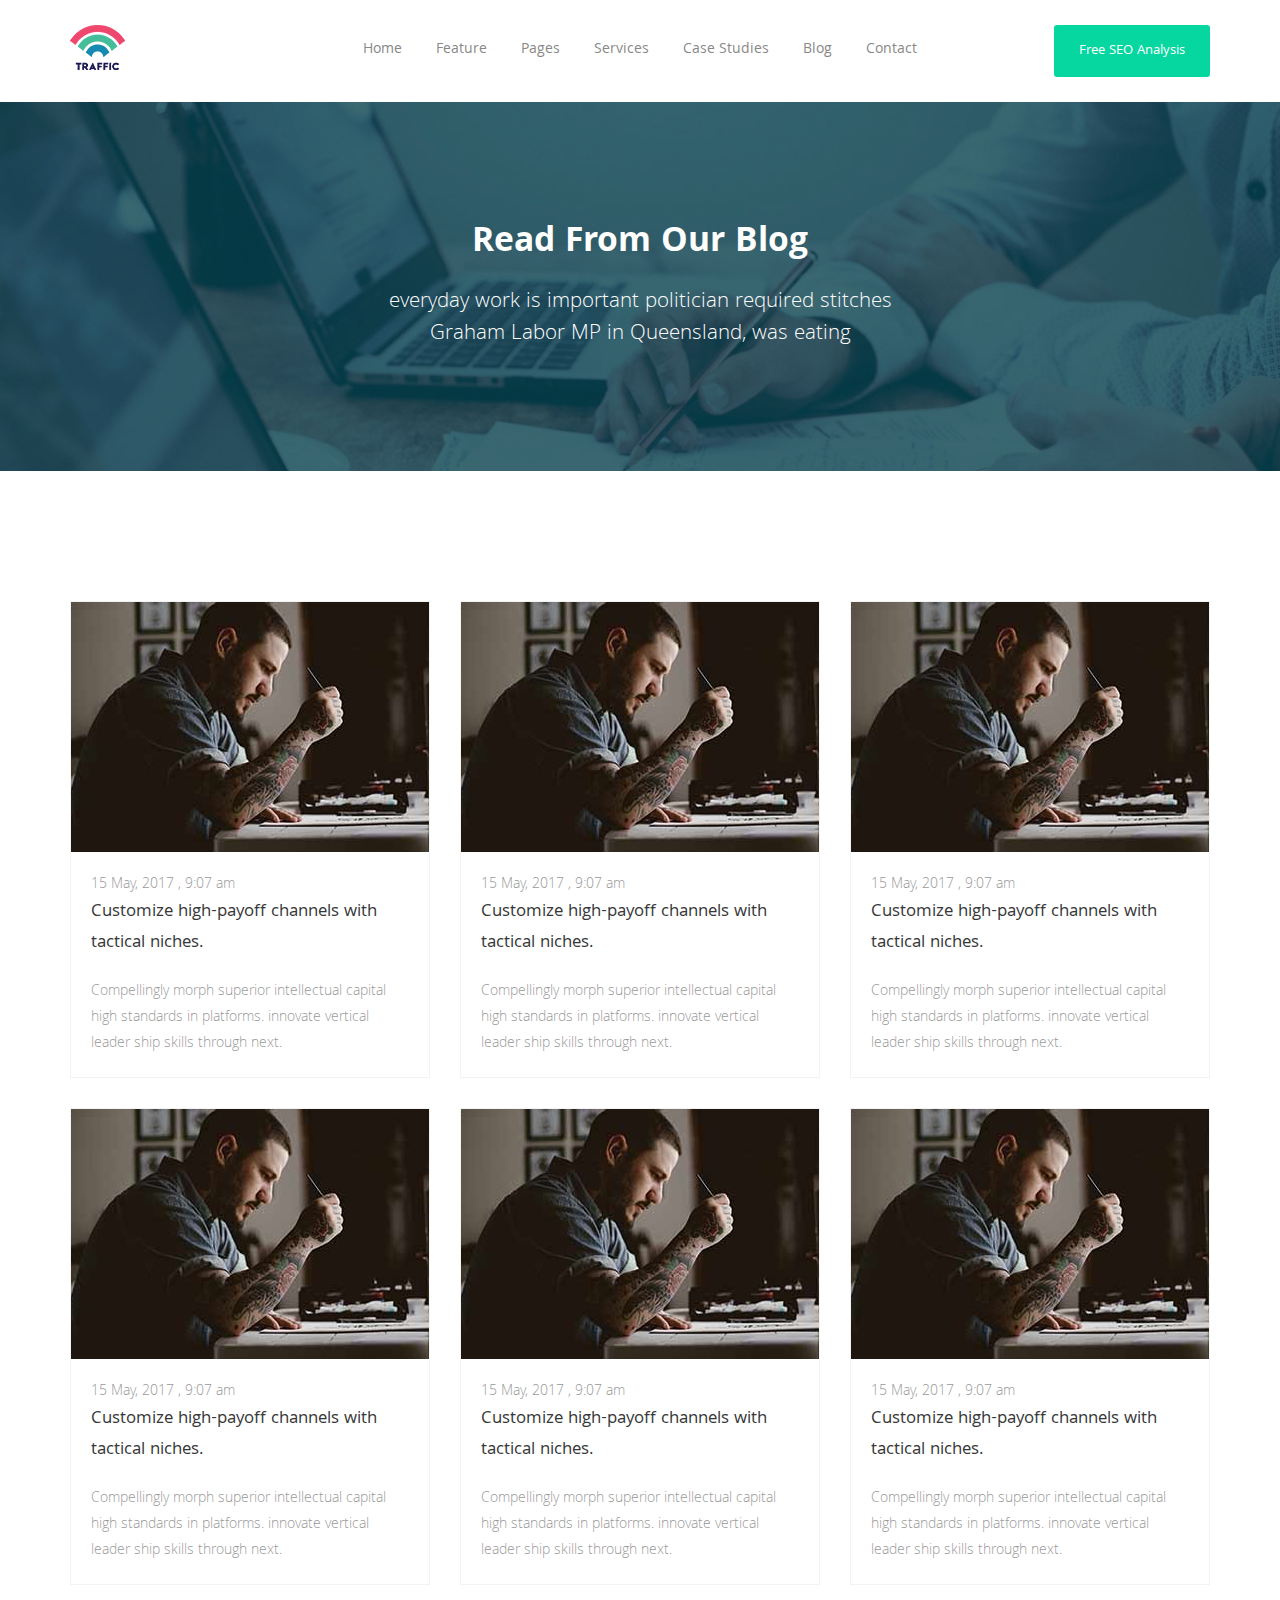
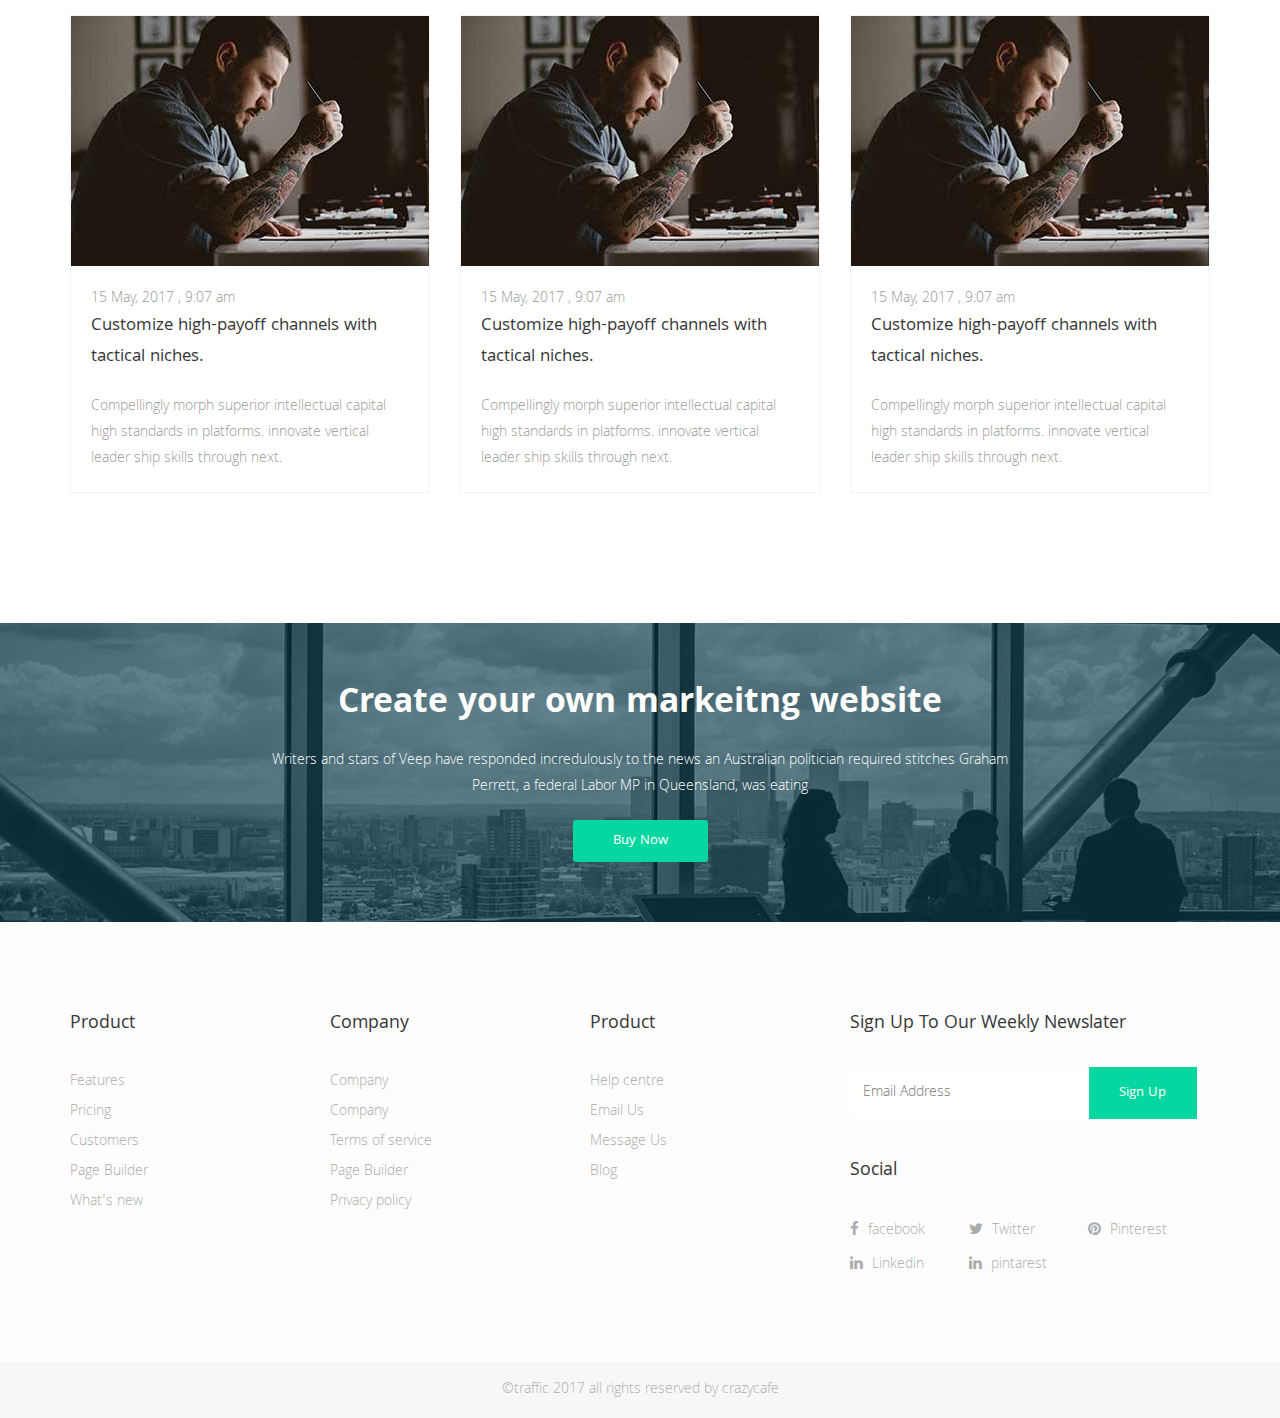
<file: psd-to-html/class-27/blog.html>
<!doctype html>
 <html lang="en">
 <head>
    <meta charset="utf-8">
    <meta name="viewport" content="width=device-width, initial-scale=1">
    <meta http-equiv="X-UA-Compatible" content="IE=edge">
    <meta name="description" content="">
    
    <title>Traffic html5 template</title>

    <!-- Favicon -->
    <link rel="shortcut icon" type="image/png" href="assets/images/favicon.png">

    <!-- Bootstrap CSS -->
    <link rel="stylesheet" href="assets/css/bootstrap.min.css">
       
    <!-- FontAwesome CSS -->
    <link rel="stylesheet" href="assets/css/font-awesome.min.css">

    <!-- Animate CSS -->
    <link rel="stylesheet" href="assets/css/animate.min.css">

    <!-- OwlCarousel CSS -->
    <link rel="stylesheet" href="assets/css/owl.carousel.css">

    <!-- MagnificPopup CSS -->
    <link rel="stylesheet" href="assets/css/magnific-popup.css">

    <!-- SlickNav CSS -->
    <link rel="stylesheet" href="assets/css/slicknav.css">

    <!-- Template CSS -->     
    <link rel="stylesheet" href="assets/css/style.css">

      <!-- Template CSS -->  
    <link rel="stylesheet" href="assets/css/style-2.css">

    <!-- Responsive CSS -->
    <link rel="stylesheet" href="assets/css/responsive.css">       

    <!-- Jquery -->
    <script src="assets/js/jquery-1.11.2.min.js"></script>      

 </head>
 <body>
        
    <div class="header-area">
        <div class="container">
            <div class="row">
                <div class="col-md-2">
                    <div class="logo">
                        <a href="index.html">
                            <img src="assets/images/logo.png" alt="logo">
                        </a>
                    </div>
                </div>
              
                <div class="col-md-8 text-center">
                    <div class="mainmenu">
                        <ul id="traffic">
                            <li><a href="index.html">Home</a>
                                <ul>
                                    <li><a href="index.html">homepage one</a></li>
                                    <li><a href="home-2.html">homepage two</a></li>
                                    <li><a href="home-3.html">homepage three</a></li>
                                    <li><a href="home-4.html">homepage four</a></li>
                                </ul>
                            </li>
                            <li><a href="#">feature</a></li>
                            <li class="mega-menu"><a href="#">Pages</a>
                               <ul>
                                   <li class="row">
                                       <div class="col-md-3">
                                           <ul>
                                               <li><a href="index.html">homepage default</a></li>
                                               <li><a href="about-us.html">about page</a></li>
                                               <li><a href="services-v1.html">service one</a></li>
                                               <li><a href="case-study-v1.html">case study page</a></li>
                                               <li><a href="contact-v1.html">contact page</a></li>
                                           </ul>
                                       </div>
                                       <div class="col-md-3">
                                           <ul>
                                               <li><a href="team.html">team</a></li>
                                               <li><a href="faq.html">traffic faq</a></li>
                                               <li><a href="contact-v2.html">contact page</a></li>
                                               <li><a href="pricing.html">pricing page</a></li>
                                               <li><a href="blog.html">blog page</a></li>
                                           </ul>
                                       </div>
                                       <div class="col-md-3">
                                           <ul>
                                               <li><a href="single-post.html">single blog page</a></li>
                                               <li><a href="case-study-details.html">case study details</a></li>
                                               <li><a href="seo-analysis.html">seo analysis</a></li>
                                               <li><a href="service-details.html">service page details</a></li>
                                           </ul>
                                       </div>
                                       <div class="col-md-3">
                                            <img src="assets/images/about-graph.png" alt="">
                                       </div>
                                   </li>
                               </ul>
                            </li>
                            <li><a href="services-v1.html">Services</a>
                                <ul>
                                    <li><a href="services-v1.html">service one</a></li>
                                    <li><a href="services-v2.html">service two</a></li>
                                    <li><a href="service-details.html">service page detailse</a></li>
                                </ul>
                            </li>
                            <li><a href="case-study-v1.html">Case Studies</a>
                                <ul>
                                    <li><a href="case-study-v1.html">case study one</a></li>
                                    <li><a href="case-study-v2.html">case study two</a></li>
                                    <li><a href="case-study-details.html">case study details</a></li>
                                </ul>
                            </li>
                            <li><a href="blog.html">Blog</a>
                                <ul>
                                    <li><a href="blog.html">blog page</a></li>
                                    <li><a href="single-post.html">single blog page</a></li>
                                </ul>
                            </li>
                            <li><a href="contact-v1.html">Contact</a>
                                <ul>
                                    <li><a href="contact-v1.html">contact page one</a></li>
                                    <li><a href="contact-v2.html">contact page two</a></li>
                                </ul>
                            </li>
                        </ul>
                    </div>
                </div>
                <div class="col-md-2 text-right">
                    <a href="seo-analysis.html" class="boxed-btn">Free SEO Analysis</a>
                    <div id="mobile-menu-wrap"></div>
                </div>
            </div>
        </div>
    </div>
    
    <div class="breadcamp-area breadcamp-bg-1">
        <div class="container">
            <div class="row">
                <div class="col-md-6 col-md-offset-3 text-center">
                    <h1>Read From Our Blog</h1>
                    <p>everyday work is important politician required stitches Graham Labor MP in Queensland, was eating </p>
                </div>
            </div>
        </div>
    </div>
    
    <div class="section-padding">
        <div class="container">
            <div class="row">
                <div class="col-md-4 col-sm-6">
                    <a href="single-post.html" class="single-blog-box">
                      <div class="blog-thumb-wrap blog-bg-1"></div>
                      <p class="blog-meta">15 May, 2017 , 9:07 am</p>
                      
                       <h4>Customize high-payoff channels with tactical niches.</h4>
                       <p>Compellingly morph superior intellectual capital high standards in platforms. innovate vertical leader ship skills through next. </p>
                   </a>
                </div>
                <div class="col-md-4 col-sm-6">
                    <a href="single-post.html" class="single-blog-box">
                      <div class="blog-thumb-wrap blog-bg-1"></div>
                      <p class="blog-meta">15 May, 2017 , 9:07 am</p>
                      
                       <h4>Customize high-payoff channels with tactical niches.</h4>
                       <p>Compellingly morph superior intellectual capital high standards in platforms. innovate vertical leader ship skills through next. </p>
                   </a>
                </div>
                <div class="col-md-4 col-sm-6">
                    <a href="single-post.html" class="single-blog-box">
                      <div class="blog-thumb-wrap blog-bg-1"></div>
                      <p class="blog-meta">15 May, 2017 , 9:07 am</p>
                      
                       <h4>Customize high-payoff channels with tactical niches.</h4>
                       <p>Compellingly morph superior intellectual capital high standards in platforms. innovate vertical leader ship skills through next. </p>
                   </a>
                </div>
                <div class="col-md-4 col-sm-6">
                    <a href="single-post.html" class="single-blog-box">
                      <div class="blog-thumb-wrap blog-bg-1"></div>
                      <p class="blog-meta">15 May, 2017 , 9:07 am</p>
                      
                       <h4>Customize high-payoff channels with tactical niches.</h4>
                       <p>Compellingly morph superior intellectual capital high standards in platforms. innovate vertical leader ship skills through next. </p>
                   </a>
                </div>
                <div class="col-md-4 col-sm-6">
                    <a href="single-post.html" class="single-blog-box">
                      <div class="blog-thumb-wrap blog-bg-1"></div>
                      <p class="blog-meta">15 May, 2017 , 9:07 am</p>
                      
                       <h4>Customize high-payoff channels with tactical niches.</h4>
                       <p>Compellingly morph superior intellectual capital high standards in platforms. innovate vertical leader ship skills through next. </p>
                   </a>
                </div>
                <div class="col-md-4 col-sm-6">
                    <a href="single-post.html" class="single-blog-box">
                      <div class="blog-thumb-wrap blog-bg-1"></div>
                      <p class="blog-meta">15 May, 2017 , 9:07 am</p>
                      
                       <h4>Customize high-payoff channels with tactical niches.</h4>
                       <p>Compellingly morph superior intellectual capital high standards in platforms. innovate vertical leader ship skills through next. </p>
                   </a>
                </div>
                <div class="col-md-4 col-sm-6">
                    <a href="single-post.html" class="single-blog-box">
                      <div class="blog-thumb-wrap blog-bg-1"></div>
                      <p class="blog-meta">15 May, 2017 , 9:07 am</p>
                      
                       <h4>Customize high-payoff channels with tactical niches.</h4>
                       <p>Compellingly morph superior intellectual capital high standards in platforms. innovate vertical leader ship skills through next. </p>
                   </a>
                </div>
                <div class="col-md-4 col-sm-6">
                    <a href="single-post.html" class="single-blog-box">
                      <div class="blog-thumb-wrap blog-bg-1"></div>
                      <p class="blog-meta">15 May, 2017 , 9:07 am</p>
                      
                       <h4>Customize high-payoff channels with tactical niches.</h4>
                       <p>Compellingly morph superior intellectual capital high standards in platforms. innovate vertical leader ship skills through next. </p>
                   </a>
                </div>
                <div class="col-md-4 col-sm-6">
                    <a href="single-post.html" class="single-blog-box">
                      <div class="blog-thumb-wrap blog-bg-1"></div>
                      <p class="blog-meta">15 May, 2017 , 9:07 am</p>
                      
                       <h4>Customize high-payoff channels with tactical niches.</h4>
                       <p>Compellingly morph superior intellectual capital high standards in platforms. innovate vertical leader ship skills through next. </p>
                   </a>
                </div>
            </div>
        </div>
    </div>
    
    <div class="cta-area theme-5 text-center">
       <div class="container">
           <div class="row">
               <div class="col-md-8 col-md-offset-2">
                   <h1>Create your own markeitng website</h1>
                   <p>Writers and stars of Veep have responded incredulously to the news an Australian politician required stitches Graham Perrett, a federal Labor MP in Queensland, was eating </p>
                   <a href="pricing.html" class="boxed-btn">Buy Now</a>
               </div>
           </div>
       </div>
    </div> 
    
    <footer class="footer-widget-area bg-1 s-footer-color">   
        <div class="container">
            <div class="row">
               <div class="col-md-8">
                   <div class="row">
                       <div class="col-sm-4">
                            <h4>Product</h4>
                            <ul>
                                <li><a href="#">Features</a></li>
                                <li><a href="#">Pricing</a></li>
                                <li><a href="#">Customers</a></li>
                                <li><a href="#">Page Builder</a></li>
                                <li><a href="#">What's new</a></li>
                            </ul>
                       </div>
                       <div class="col-sm-4">
                            <h4>Company</h4>
                            <ul>
                                <li><a href="#">Company</a></li>
                                <li><a href="#">Company</a></li>
                                <li><a href="#">Terms of service</a></li>
                                <li><a href="#">Page Builder</a></li>
                                <li><a href="#">Privacy policy</a></li>
                            </ul>
                       </div>
                       <div class="col-sm-4">
                            <h4>Product</h4>
                            <ul>
                                <li><a href="#">Help centre</a></li>
                                <li><a href="#">Email Us</a></li>
                                <li><a href="#">Message Us</a></li>
                                <li><a href="#">Blog</a></li>
                            </ul>
                       </div>
                   </div>
               </div>
                <div class="col-md-4">
                    <div class="newsletter-form">
                    <div class="mobile-only-margin"></div>
                        <h4>Sign Up to Our Weekly Newslater</h4>
                        <form action="index.html">
                            <input type="email" placeholder="Email Address">
                            <input class="boxed-btn" type="submit" value="Sign Up">
                        </form>
                     </div>    
                       
                    <h4>Social</h4>
                    <ul class="social-links">
                        <li><a href="#" target="_blank"><i class="fa fa-facebook"></i> <span>facebook</span></a></li>
                        <li><a href="#" target="_blank"><i class="fa fa-twitter"></i> <span>Twitter</span></a></li>
                        <li><a href="#" target="_blank"><i class="fa fa-pinterest"></i> <span>Pinterest</span></a></li>
                        <li><a href="#" target="_blank"><i class="fa fa-linkedin"></i> <span>Linkedin</span></a></li>
                        <li><a href="#" target="_blank"><i class="fa fa-linkedin"></i> <span>pintarest</span></a></li>
                    </ul>
                </div>
            </div>
        </div>
    </footer> 
    <div class="copysection">
        <div class="container">
           <div class="row">
                <div class="col-md-12 text-center">
                    &copy;traffic 2017 all rights reserved by crazycafe
                </div>
           </div>
        </div>
    </div>                           
                         
      
  <!-- Bootstrap JS --> 
  <script src="assets/js/bootstrap.min.js"></script>

  <!-- OwlCarousel JS --> 
  <script src="assets/js/owl.carousel.min.js"></script>

  <!-- MagnificPopup JS --> 
  <script src="assets/js/jquery.magnific-popup.min.js"></script>

  <!-- SlickNav JS --> 
  <script src="assets/js/jquery.slicknav.min.js"></script>

  <!-- template Main JS --> 
  <script src="assets/js/main.js"></script>
  

  
</body>
</html>
</file>
<file: 100+section/class-74/assets/css/style.css>
/*======================
    Base Css
=======================*/
@import url('https://fonts.googleapis.com/css?family=Roboto:100,100i,300,300i,400,400i,500,500i,700,700i');
*{
    margin: 0;
    padding: 0;
}

html, body{
    height: 100%;
    width: auto;
}

body {
    font-size: 15px;
    line-height:25px;
    font-family: 'Roboto', sans-serif;
}

a, 
a:hover,
a:focus,
a:active
{outline: none;
text-decoration: none;
 transition: all .2s ease;
-webkit-transition: all .2s ease;
-moz-transition: all .2s ease;
-ms-transition: all .2s ease;
-o-transition: all .2s ease;}

.fix{
    overflow: hidden;
}
.fix-x{
    overflow-x: hidden;
}
.fix-y{
    overflow-y: hidden;
}

a:focus,
textarea:focus,
input:focus,
button:focus {
    outline: 0 solid;
} 


h1, h2, h3,
 h4, h5, h6 {
    margin: 0 0 20px;
}

img{
    max-width: 100%;
    height: auto;
}

.section-padding{
    padding: 100px 0;
}
.section-title{
    margin-bottom: 70px;
}

.hero-area-wrap{background-image: url(../images/hero-bg.jpg);}

.hero-area-wrap {
    height: 100%;
    background-size: cover;
    background-position: center;
    background-color: #ddd;
    position: relative;
    z-index: 1;
    display: table;
    width: 100%;
}

.hero-area-wrap:after {
    position: absolute;
    left: 0;
    top: 0;
    width: 100%;
    height: 100%;
    content: "";
    background: #000;
    opacity: .8;
    z-index:-1;
}

.hero-area-inner {
    display: table-cell;
    vertical-align: middle;
    width: 100%;
}

.hero-area-inner h1 {
    color: #fff;
    margin: 0 0 15px;
    font-size: 70px;
    font-weight: 300;
    padding-top: 30px;
}


.hero-area-inner h2 {
    color: #fff;
    font-size: 36px;
    font-weight: 300;
}

.email-subscribe-form {
    max-width: 450px;
    margin: 20px auto;
}

.email-subscribe-form input {
    width: 100%;
    border: none;
    padding: 15px;
    border-radius: 50px;
    margin-top: 20px;
    text-align: center;
    font-style: italic;
}

.email-subscribe-form input[type=submit] {
    background: #F6AC3C;
    font-weight: 700;
    color: #fff;
    text-transform: uppercase;
    font-style: normal;
}


.single-countdown-item {
    font-size: 75px;
    line-height: 45px;
    display: inline-block;
    color: #fff;
    padding: 30px;
    font-weight: 300;
}

.single-countdown-item span {
    font-size: 20px;
    text-transform: uppercase;
    opacity: .3;
    font-weight: 700;
}

.border-area {
    overflow: hidden;
    padding-top: 30px;
    padding-bottom: 30px;
    margin: 0px auto;
}

.border-area
 div {
    width: 42%;
    background: #fff;
    height: 1px;
    float: left;
    margin: 0 30px;
    opacity: .3;
}

.border-area
 i.fa {
    float: left;
    font-size: 30px;
    margin-top: -12px;
    color: #fff;
    opacity: .6;
}
</file>
<file: 100+section/class-74/assets/css/responsive.css>
/*===============================
    desktop/leptop layout.
===============================*/
@media only screen and (min-width:991px) and (max-width:1199px) {}


/*==============================
    Tablet Layout
=============================*/
@media only screen and (min-width:768px) and (max-width:990px) {}


/*===================================
    normal/small mobile layout.
===================================*/
@media only screen and (max-width:767px) {}


/*==============================
    wide mobile layout
================================*/
@media only screen and (min-width:480px) and (max-width:767px) {}
</file>
<file: 100+section/class-75/assets/css/style.css>
/*======================
    Base Css
=======================*/
@import url('https://fonts.googleapis.com/css?family=Roboto:100,100i,300,300i,400,400i,500,500i,700,700i');
*{
    margin: 0;
    padding: 0;
}

html, body{
    height: 100%;
    width: auto;
}

body {
    font-size: 15px;
    line-height:25px;
    font-family: 'Roboto', sans-serif;
}

a, 
a:hover,
a:focus,
a:active
{outline: none;
text-decoration: none;
 transition: all .2s ease;
-webkit-transition: all .2s ease;
-moz-transition: all .2s ease;
-ms-transition: all .2s ease;
-o-transition: all .2s ease;}

.fix{
    overflow: hidden;
}
.fix-x{
    overflow-x: hidden;
}
.fix-y{
    overflow-y: hidden;
}

a:focus,
textarea:focus,
input:focus,
button:focus {
    outline: 0 solid;
} 


h1, h2, h3,
 h4, h5, h6 {
    margin: 0 0 20px;
}

img{
    max-width: 100%;
    height: auto;
}

.section-padding{
    padding: 100px 0;
}
.section-title{
    margin-bottom: 70px;
}
.barfiller {
    width: 100%;
    height: 15px;
    background: #373549;
    position: relative;
    margin-bottom: 20px;
}

.barfiller .fill {
    display:block;
    position:relative;
    width:0px;
    height:100%;
    background:#333;
    z-index:1;
}

.barfiller .tipWrap {
    display:none;
}

.barfiller .tip {
    margin-top: -47px;
    font-size: 24px;
    color: #fff;
    left: auto !important;
    position: absolute;
    z-index: 2;
    right: 0;
    font-weight: 700;
}
.colored-bg {
    background: #6FD2EF;
    color: #fff;
}
.about-right-content{padding:0 30px;}

.about-right-content:last-child p {
    margin-bottom: 40px;
}
.about-image {
    height: 500px;
}
</file>
<file: 100+section/class-75/assets/css/responsive.css>
/*===============================
    desktop/leptop layout.
===============================*/
@media only screen and (min-width:991px) and (max-width:1199px) {}


/*==============================
    Tablet Layout
=============================*/
@media only screen and (min-width:768px) and (max-width:990px) {}


/*===================================
    normal/small mobile layout.
===================================*/
@media only screen and (max-width:767px) {}


/*==============================
    wide mobile layout
================================*/
@media only screen and (min-width:480px) and (max-width:767px) {}
</file>
<file: 100+section/class-77/assets/css/style.css>
/*======================
    Base Css
=======================*/
@import url('https://fonts.googleapis.com/css?family=Roboto:100,100i,300,300i,400,400i,500,500i,700,700i');
*{
    margin: 0;
    padding: 0;
}

html, body{
    height: 100%;
    width: auto;
}

body {
    font-size: 15px;
    line-height:25px;
    font-family: 'Roboto', sans-serif;
}

a, 
a:hover,
a:focus,
a:active
{outline: none;
text-decoration: none;
 transition: all .2s ease;
-webkit-transition: all .2s ease;
-moz-transition: all .2s ease;
-ms-transition: all .2s ease;
-o-transition: all .2s ease;}

.fix{
    overflow: hidden;
}
.fix-x{
    overflow-x: hidden;
}
.fix-y{
    overflow-y: hidden;
}

a:focus,
textarea:focus,
input:focus,
button:focus {
    outline: 0 solid;
} 


h1, h2, h3,
 h4, h5, h6 {
    margin: 0 0 20px;
}

img{
    max-width: 100%;
    height: auto;
}

.section-padding{
    padding: 100px 0;
}

.feature-1 .feature-bg{background-image: url(../images/b1.jpg);}
.feature-2 .feature-bg{background-image: url(../images/b2.jpg);}
.feature-3 .feature-bg{background-image: url(../images/b3.jpg);}
.feature-4 .feature-bg{background-image: url(../images/b4.jpg);}

.single-feature-item {
    position: relative;
    z-index: 1;
}

.feature-bg {
    position: absolute;
    left: 25%;
    width: 50%;
    height: 100%;
    background-size: cover;
    background-position: center;
    background-color: #ddd;
    bottom: -50px;
}

.feature-text {
    background: #fff;
    box-shadow: 0 0 10px #ccc;
    padding: 30px;
    padding-left: 115px;
    padding-top: 50px;
    border-bottom: 5px solid #EA654A;
    border-radius: 0 0 10px 10px;
}

.feature-no {
    font-size: 50px;
    opacity: .2;
    -ms-filter: "progid:DXImageTransform.Microsoft.Alpha(Opacity=20)";
    font-weight: 700;
    position: absolute;
    display: inline-block;
    left: 40px;
    top: 40px;
}

.feature-no:after {
    position: absolute;
    right: -30px;
    top: 25px;
    width: 100px;
    height: 1px;
    content: "";
    background: #000;
    -webkit-transform: rotate(320deg);
            transform: rotate(320deg);
}

.feature-text h3 {
    text-transform: capitalize;
    font-size: 26px;
}

.feature-2 .feature-text {
    border-color: #3BBB90;
}

.feature-3 .feature-text {
    border-color: #A87ECB;
}

.feature-4 .feature-text {
    border-color: #EDBA74;
}
</file>
<file: 100+section/class-77/assets/css/responsive.css>
/*===============================
    desktop/leptop layout.
===============================*/
@media only screen and (min-width:991px) and (max-width:1199px) {}


/*==============================
    Tablet Layout
=============================*/
@media only screen and (min-width:768px) and (max-width:990px) {}


/*===================================
    normal/small mobile layout.
===================================*/
@media only screen and (max-width:767px) {}


/*==============================
    wide mobile layout
================================*/
@media only screen and (min-width:480px) and (max-width:767px) {}
</file>
<file: 100+section/class-79/assets/css/style.css>
/*======================
    Base Css
=======================*/
@import url('https://fonts.googleapis.com/css?family=Roboto:100,100i,300,300i,400,400i,500,500i,700,700i');
*{
    margin: 0;
    padding: 0;
}

html, body{
    height: 100%;
    width: auto;
}

body {
    font-size: 15px;
    line-height:25px;
    font-family: 'Roboto', sans-serif;
}

a, 
a:hover,
a:focus,
a:active
{outline: none;
text-decoration: none;
 transition: all .2s ease;
-webkit-transition: all .2s ease;
-moz-transition: all .2s ease;
-ms-transition: all .2s ease;
-o-transition: all .2s ease;}

.fix{
    overflow: hidden;
}
.fix-x{
    overflow-x: hidden;
}
.fix-y{
    overflow-y: hidden;
}

a:focus,
textarea:focus,
input:focus,
button:focus {
    outline: 0 solid;
} 


h1, h2, h3,
 h4, h5, h6 {
    margin: 0 0 20px;
}

img{
    max-width: 100%;
    height: auto;
}

.section-padding{
    padding: 100px 0;
}
.section-title{
    margin-bottom: 70px;
}

.hero-area-wrap{background-image: url(../images/hero-bg.jpg);}

.hero-area-wrap {
    height: 100%;
    background-size: cover;
    background-position: center;
    background-color: #ddd;
    position: relative;
    z-index: 1;
    display: table;
    width: 100%;
}

.hero-area-wrap:after {
    position: absolute;
    left: 0;
    top: 0;
    width: 100%;
    height: 100%;
    content: "";
    background: #000;
    opacity: .8;
    z-index:-1;
}

.hero-area-inner {
    display: table-cell;
    vertical-align: middle;
    width: 100%;
}

.hero-area-inner h1 {
    color: #fff;
    margin: 0 0 15px;
    font-size: 70px;
    font-weight: 300;
    padding-top: 30px;
}


.hero-area-inner h2 {
    color: #fff;
    font-size: 36px;
    font-weight: 300;
}

.email-subscribe-form {
    max-width: 450px;
    margin: 20px auto;
}

.email-subscribe-form input {
    width: 100%;
    border: none;
    padding: 15px;
    border-radius: 50px;
    margin-top: 20px;
    text-align: center;
    font-style: italic;
}

.email-subscribe-form input[type=submit] {
    background: #F6AC3C;
    font-weight: 700;
    color: #fff;
    text-transform: uppercase;
    font-style: normal;
}


.single-countdown-item {
    font-size: 75px;
    line-height: 45px;
    display: inline-block;
    color: #fff;
    padding: 30px;
    font-weight: 300;
}

.single-countdown-item span {
    font-size: 20px;
    text-transform: uppercase;
    opacity: .3;
    font-weight: 700;
}

.border-area {
    overflow: hidden;
    padding-top: 30px;
    padding-bottom: 30px;
    margin: 0px auto;
}

.border-area
 div {
    width: 42%;
    background: #fff;
    height: 1px;
    float: left;
    margin: 0 30px;
    opacity: .3;
}

.border-area
 i.fa {
    float: left;
    font-size: 30px;
    margin-top: -12px;
    color: #fff;
    opacity: .6;
}

.email-subscribe-form label {
    font-weight: 400;
    color: #fff;
    margin-top: 20px;
}
</file>
<file: 100+section/class-79/assets/css/responsive.css>
/*===============================
    desktop/leptop layout.
===============================*/
@media only screen and (min-width:991px) and (max-width:1199px) {}


/*==============================
    Tablet Layout
=============================*/
@media only screen and (min-width:768px) and (max-width:990px) {}


/*===================================
    normal/small mobile layout.
===================================*/
@media only screen and (max-width:767px) {}


/*==============================
    wide mobile layout
================================*/
@media only screen and (min-width:480px) and (max-width:767px) {}
</file>
<file: 100+section/class-80/assets/css/style.css>
/*======================
    Base Css
=======================*/

@import url('https://fonts.googleapis.com/css?family=Roboto:100,100i,300,300i,400,400i,500,500i,700,700i,900,900i');
* {
    margin: 0;
    padding: 0;
}

html,
body {
    height: 100%;
    width: auto;
}

body {
    font-size: 16px;
    line-height: 25px;
    font-family: 'Roboto', sans-serif;
}

a,
a:hover,
a:focus,
a:active {
    outline: none;
    text-decoration: none;
    transition: all .2s ease;
    -webkit-transition: all .2s ease;
    -moz-transition: all .2s ease;
    -ms-transition: all .2s ease;
    -o-transition: all .2s ease;
}

.fix {
    overflow: hidden;
}

img {
    max-width: 100%;
    height: auto;
}

.section-padding {
    padding: 100px 0;
}

.section-title {
    padding: 70px 0;
}

.single-portfolio-item {
    background-image: url(../images/p1.jpg);
}

.single-portfolio-item.small-item-1 {
    background-image: url(../images/p2.jpg);
}

.single-portfolio-item.small-item-2 {
    background-image: url(../images/p3.jpg);
}

.single-portfolio-item.bg-2 {
    background-image: url(../images/p4.jpg);
}

.header-area {
    padding: 10px 0;
}

.logo {
    text-transform: uppercase;
    font-size: 30px;
    font-weight: 700;
    margin-top: 15px;
    -webkit-transition: .3s;
    transition: .3s;
}

.logo a {
    color: #333;
}

.logo:hover {
    opacity: .8;
    -ms-filter: "progid:DXImageTransform.Microsoft.Alpha(Opacity=80)";
}

.main-menu ul {
    margin: 0;
    padding: 0;
    list-style: none;
}

.main-menu li {
    display: inline-block;
    position: relative;
}

.main-menu li a {
    display: block;
    text-transform: capitalize;
    color: #333;
    padding: 15px;
    padding-right: 0;
    padding-left: 40px;
    font-weight: 500;
}

.main-menu li a:hover {
    opacity: .8;
    -ms-filter: "progid:DXImageTransform.Microsoft.Alpha(Opacity=80)";
}

.hero-area {
    background-color: #1D1E20;
    padding-bottom: 120px;
    padding-top: 200px;
}

.hero-area,
.hero-area a {
    color: #777;
    -webkit-transition: .3s;
    transition: .3s;
}

.hero-area a:hover {
    color: #E3BB1E;
}

.hero-area h1 {
    color: #fff;
    font-size: 40px;
    line-height: 1.3;
    margin: 0 0 30px;
}

.hero-area h1 span {
    color: #E3BB1E;
}

.header-area.header-absolute,
.header-area.header-absolute a {
    color: #fff;
}

.header-area.header-absolute {
    position: absolute;
    left: 0;
    top: 0;
    width: 100%;
    z-index: 9;
    padding: 30px;
}

.yellow-bg {
    background-color: #E3BB1E;
}

.yellow-bg h1 {
    color: #fff;
    margin: 0 0 10px;
    text-transform: capitalize;
}

.portfolio-list {
    overflow: hidden;
    margin-left: -2%;
}

.single-portfolio-item {
    height: 300px;
    background-size: cover;
    background-position: center;
    background-color: #333;
    width: 60%;
    float: left;
    margin-left: 2%;
    margin-top: 2%;
    display: block;
}

.single-portfolio-item.small-item {
    width: 36%;
}

h1,
h2,
h3,
h4,
h5,
h6 {
    margin: 0 0 20px;
}

.cta-area {
    color: #777;
    line-height: 1.8;
}

.cta-area h2 {
    color: #fff;
    font-size: 40px;
    margin: 0 0 30px;
}

.bordered-btn {
    color: #E3BB1E;
    text-transform: uppercase;
    font-size: 14px;
    border: 1px solid;
    display: inline-block;
    padding: 10px 50px;
    font-weight: 600;
    -webkit-transition: .3s;
    transition: .3s;
}

.cta-area .bordered-btn {
    margin-top: 30px;
}

.bordered-btn:hover {
    background: #E3BB1E;
    color: #fff;
    border: 1px solid transparent;
}

.dark-bg,
.footer-area {
    background-color: #1D1E20;
}

.footer-area {
    padding: 20px;
    border-top: 1px solid #555;
}

.footer-area,
.footer-area a {
    color: #777;
}

.footer-area a {
    font-size: 20px;
    display: inline-block;
    display: inline-block;
    padding-left: 20px;
    -webkit-transition: .3s;
    transition: .3s;
}

.footer-area a:hover {
    color: #fff;
}
</file>
<file: 100+section/class-80/assets/css/responsive.css>
/*===============================
    desktop/leptop layout.
===============================*/
@media only screen and (min-width:991px) and (max-width:1199px) {}


/*==============================
    Tablet Layout
=============================*/
@media only screen and (min-width:768px) and (max-width:990px) {}


/*===================================
    normal/small mobile layout.
===================================*/
@media only screen and (max-width:767px) {}


/*==============================
    wide mobile layout
================================*/
@media only screen and (min-width:480px) and (max-width:767px) {}
</file>
<file: 100+section/class-81/assets/css/style.css>
/*======================
    Base Css
=======================*/
@import url('https://fonts.googleapis.com/css?family=Roboto:100,100i,300,300i,400,400i,500,500i,700,700i,900,900i');
*{
    margin: 0;
    padding: 0;
}

html, body{
    height: 100%;
    width: auto;
}

body {
    font-size: 16px;
    line-height:25px;
    font-family: 'Roboto', sans-serif;

}

a, 
a:hover,
a:focus,
a:active
{outline: none;
text-decoration: none;
 transition: all .2s ease;
-webkit-transition: all .2s ease;
-moz-transition: all .2s ease;
-ms-transition: all .2s ease;
-o-transition: all .2s ease;}

.fix{
    overflow: hidden;
}
h1,
h2,
h3,
h4,
h5,
h6{
    margin: 0 0 20px;
    line-height: 1;
}

img{
    max-width: 100%;
    height: auto;
}

.section-padding{
    padding: 100px 0;
}
.section-title{
   margin-bottom: 70px;
}

.section-title h2 {
    text-transform: uppercase;
    font-weight: 700;
}

.about-image {
    text-align: right;
}

.about-image img {
    max-width: 400px;
    height: 500px;
}

.about-text {
    border: 10px solid #EEEEEE;
    padding: 25px;
    position: relative;
    margin-top: -115px;
    background: #fff;
    height: 250px;
    padding-right: 50px;
    max-width: 450px;
}

.about-text p {
    margin: 0;
}

.social-links {
    position: absolute;
    right: -26px;
    top: 0;
    width: 40px;
    height: 100%;
    display: table;
}

.social-links a {
    width: 35px;
    height: 35px;
    display: inline-block;
    background: #EEEFF1;
    text-align: center;
    line-height: 35px;
    border-radius: 50%;
    color: #333;
    margin: 5px 0;
    -webkit-transition: .3s;
    transition: .3s;
    font-size: 13px;
}

.social-wrap {
    display: table-cell;
    vertical-align: middle;
}

.about-text h3 {
    font-weight: 700;
    text-transform: capitalize;
    text-align: center;
}

.social-links a:hover {
    background: #333;
    color: #fff;
}

.right-side .about-image {
    text-align: left;
}

.right-side .about-text {padding-right: 25px;padding-left: 50px;float: right;}

.right-side .social-links {
    right: auto;
    left: -24px;
}
</file>
<file: 100+section/class-81/assets/css/responsive.css>
/*===============================
    desktop/leptop layout.
===============================*/
@media only screen and (min-width:991px) and (max-width:1199px) {}


/*==============================
    Tablet Layout
=============================*/
@media only screen and (min-width:768px) and (max-width:990px) {}


/*===================================
    normal/small mobile layout.
===================================*/
@media only screen and (max-width:767px) {}


/*==============================
    wide mobile layout
================================*/
@media only screen and (min-width:480px) and (max-width:767px) {}
</file>
<file: 100+section/class-82/assets/css/style.css>
/*======================
    Base Css
=======================*/
@import url('https://fonts.googleapis.com/css?family=Roboto:100,100i,300,300i,400,400i,500,500i,700,700i,900,900i');
*{
    margin: 0;
    padding: 0;
}

html, body{
    height: 100%;
    width: auto;
}

body {
    font-size: 16px;
    line-height:25px;
    font-family: 'Roboto', sans-serif;

}

a, 
a:hover,
a:focus,
a:active
{outline: none;
text-decoration: none;
 transition: all .2s ease;
-webkit-transition: all .2s ease;
-moz-transition: all .2s ease;
-ms-transition: all .2s ease;
-o-transition: all .2s ease;}

.fix{
    overflow: hidden;
}
h1,
h2,
h3,
h4,
h5,
h6{
    margin: 0 0 20px;
    line-height: 1;
}

img{
    max-width: 100%;
    height: auto;
}

.section-padding{
    padding: 100px 0;
}
.section-title{
   margin-bottom: 70px;
}

.project-bg{background-image: url(../images/p1.jpg);}
.bg-2{background-image: url(../images/p2.jpg);}
.bg-3{background-image: url(../images/p3.jpg);}

.single-project-item {
    position: relative;
    text-align: right;
}

.project-bg {
    position: absolute;
    left: 0;
    top: 0;
    width: 65%;
    height: 80%;
    background-size: cover;
    background-position: center;
    background-color: #333;
    border: 15px solid #fff;
    margin-left: -15px;
}

.project-text {background: #FC6224;color: #fff;width: 50%;display: inline-block;text-align: left;padding-left: 235px;line-height: 1.7;font-size: 18px;padding-right: 50px;padding-top: 80px;padding-bottom: 80px;margin-top: 250px;}

.project-text a {
    color: #fff;
    opacity: .8;
    -ms-filter: "progid:DXImageTransform.Microsoft.Alpha(Opacity=80)";
    margin-top: 20px;
    display: inline-block;
}

.project-text p {
    opacity: .8;
    -ms-filter: "progid:DXImageTransform.Microsoft.Alpha(Opacity=80)";
}

.project-text h3 {
    font-weight: 300;
    font-size: 26px;
}



.feature-project-wrapper {
    position: relative;
}

.feature-project-wrapper h2 {
    position: absolute;
    right: 0;
    top: 70px;
    width: 29%;
    font-weight: 300;
    text-transform: capitalize;
    line-height: 1.2;
}

.feature-project-wrapper h2 span {
    font-size: 50px;

}
.owl-carousel .single-project-item {
    overflow: hidden;
}

.feature-project .owl-dots div:nth-child(1):after {
    content: "01";
}

.feature-project .owl-dots div:nth-child(2):after {
    content: "02";
}

.feature-project .owl-dots div:nth-child(3):after {
    content: "03";
}
.feature-project .owl-dots div:nth-child(4):after {
    content: "04";
}
.feature-project .owl-dots div:nth-child(5):after {
    content: "05";
}
.feature-project .owl-dots div:nth-child(6):after {
    content: "06";
}
.feature-project .owl-dots div:nth-child(7):after {
    content: "07";
}
.feature-project .owl-dots div:nth-child(8):after {
    content: "08";
}
.feature-project .owl-dots div:nth-child(9):after {
    content: "09";
}
.feature-project .owl-dots div:nth-child(10):after {
    content: "10";
}

.feature-project .owl-dots div {
    display: inline;
    font-size: 32px;
    opacity: .3;
    -ms-filter: "progid:DXImageTransform.Microsoft.Alpha(Opacity=30)";
    margin-right: 20px;
}

.feature-project .owl-dots {
    position: absolute;
    left: 0;
    bottom: 50px;
}

.feature-project .owl-dots div.active {
    opacity: .7;
    -ms-filter: "progid:DXImageTransform.Microsoft.Alpha(Opacity=70)";
    color: #FC6224;
}
</file>
<file: 100+section/class-82/assets/css/responsive.css>
/*===============================
    desktop/leptop layout.
===============================*/
@media only screen and (min-width:991px) and (max-width:1199px) {}


/*==============================
    Tablet Layout
=============================*/
@media only screen and (min-width:768px) and (max-width:990px) {}


/*===================================
    normal/small mobile layout.
===================================*/
@media only screen and (max-width:767px) {}


/*==============================
    wide mobile layout
================================*/
@media only screen and (min-width:480px) and (max-width:767px) {}
</file>
<file: 100+section/class-83/assets/css/style.css>
/*======================
    Base Css
=======================*/
@import url('https://fonts.googleapis.com/css?family=Roboto:100,100i,300,300i,400,400i,500,500i,700,700i,900,900i');
*{
    margin: 0;
    padding: 0;
}

html, body{
    height: 100%;
    width: auto;
}

body {
    font-size: 16px;
    line-height:25px;
    font-family: 'Roboto', sans-serif;

}

a, 
a:hover,
a:focus,
a:active
{outline: none;
text-decoration: none;
 transition: all .2s ease;
-webkit-transition: all .2s ease;
-moz-transition: all .2s ease;
-ms-transition: all .2s ease;
-o-transition: all .2s ease;}

.fix{
    overflow: hidden;
}
h1,
h2,
h3,
h4,
h5,
h6{
    margin: 0 0 20px;
    line-height: 1;
}

img{
    max-width: 100%;
    height: auto;
}

.section-padding{
    padding: 100px 0;
}
.section-title{
   margin-bottom: 70px;
}
.section-title h2 {
    text-transform: capitalize;
    font-weight: 700;
}
.circle-progress-wrap {
    position: relative;
    margin-bottom: 20px;
}
.progress-percentage {
    position: absolute;
    left: 0;
    top: 50%;
    width: 100%;
    font-weight: 700;
    font-size: 36px;
    margin-top: -18px;
}

.single-circle-progress h3 {
    font-weight: 700;
    text-transform: capitalize;
}
</file>
<file: 100+section/class-83/assets/css/responsive.css>
/*===============================
    desktop/leptop layout.
===============================*/
@media only screen and (min-width:991px) and (max-width:1199px) {}


/*==============================
    Tablet Layout
=============================*/
@media only screen and (min-width:768px) and (max-width:990px) {}


/*===================================
    normal/small mobile layout.
===================================*/
@media only screen and (max-width:767px) {}


/*==============================
    wide mobile layout
================================*/
@media only screen and (min-width:480px) and (max-width:767px) {}
</file>
<file: psd-to-html/problem/assets/css/style.css>
/*======================
    Base Css
=======================*/
@import url('https://fonts.googleapis.com/css?family=Great+Vibes|Roboto:100,100i,300,300i,400,400i,500,500i,700,700i,900,900i');
*{
    margin: 0;
    padding: 0;
}

html, body{
    height: 100%;
    width: auto;
}

body {
    font-size: 15px;
    line-height:25px;
    font-family: 'Roboto', sans-serif;

}

a, 
a:hover,
a:focus,
a:active
{outline: none;
text-decoration: none;
 transition: all .2s ease;
-webkit-transition: all .2s ease;
-moz-transition: all .2s ease;
-ms-transition: all .2s ease;
-o-transition: all .2s ease;}

.fix{
    overflow: hidden;
}

img{
    max-width: 100%;
    height: auto;
}

.section-padding{
    padding: 100px 0;
}
.section-title{
    padding: 70px 0;
}

.food-box-bg {background-image: url(../images/food.jpg);}
.food-box-bg-2{background-image: url(../images/food-2.jpg);}
.food-box-bg-3{background-image: url(../images/food-3.jpg);}
.food-box-info h3{font-family: 'Great Vibes', cursive;}


.food-box-bg {
    height: 350px;
    width: 100%;
}

.single-food-box {
    margin-left: -15px;
    margin-right: -15px;
    position: relative;
    z-index: 1;
}

.food-box-info {
    background: #F4F3F4;
    margin-top: -75px;
    position: absolute;
    width: 80%;
    left: 10%;
    z-index: 2;
    border-top: 5px solid #CF963F;
    padding: 15px;
    transition: .3s;
}

.food-box-info {}

.food-box-info h3 {
    font-size: 40px;
    color: #262526;
    font-weight: 700;
    margin: 0 0 15px;
}

.food-box-info h2 {
    font-size: 36px;
    color: #CF963F;
    font-weight: 400;
    margin: 0 0 25px;
}

.food-price {
    font-size: 20px;
    color: #242325;
}

.food-price span {
    font-size: 36px;
    font-weight: 700;
    padding: 0 3px;
}

.bordered-btn {
    display: inline-block;
    color: #CF963F;
    border: 2px solid;
    padding: 8px 25px;
    text-transform: uppercase;
    font-size: 13px;
    font-weight: 700;
}

.food-box-info .bordered-btn {
    margin-top: 25px;
}

.single-food-box:hover .food-box-info {
    background: #CF963F;
    border-top: 5px solid #fff;
}

.single-food-box:hover h3 {
    color: #FFF707;
}

.single-food-box:hover h2, .single-food-box:hover .food-price, .single-food-box:hover .bordered-btn {
    color: #fff;
}/*======================
    Base Css
=======================*/
@import url('https://fonts.googleapis.com/css?family=Great+Vibes|Roboto:100,100i,300,300i,400,400i,500,500i,700,700i,900,900i');
*{
    margin: 0;
    padding: 0;
}

html, body{
    height: 100%;
    width: auto;
}

body {
    font-size: 15px;
    line-height:25px;
    font-family: 'Roboto', sans-serif;

}

a, 
a:hover,
a:focus,
a:active
{outline: none;
text-decoration: none;
 transition: all .2s ease;
-webkit-transition: all .2s ease;
-moz-transition: all .2s ease;
-ms-transition: all .2s ease;
-o-transition: all .2s ease;}

.fix{
    overflow: hidden;
}

img{
    max-width: 100%;
    height: auto;
}

.section-padding{
    padding: 100px 0;
}
.section-title{
    padding: 70px 0;
}

.food-box-bg {background-image: url(../images/food.jpg);}
.food-box-bg-2{background-image: url(../images/food-2.jpg);}
.food-box-bg-3{background-image: url(../images/food-3.jpg);}
.food-box-info h3{font-family: 'Great Vibes', cursive;}


.food-box-bg {
    height: 350px;
    width: 100%;
}

.single-food-box {
    margin-left: -15px;
    margin-right: -15px;
    position: relative;
    z-index: 1;
}

.food-box-info {
    background: #F4F3F4;
    margin-top: -75px;
    position: absolute;
    width: 80%;
    left: 10%;
    z-index: 2;
    border-top: 5px solid #CF963F;
    padding: 20px;
    -webkit-transition: .3s;
    transition: .3s;
}


.food-box-info h3 {
    font-size: 40px;
    color: #262526;
    font-weight: 700;
    margin: 0 0 15px;
}

.food-box-info h2 {
    font-size: 28px;
    color: #CF963F;
    font-weight: 400;
    margin: 0 0 25px;
    text-transform: uppercase;
}

.food-price {
    font-size: 20px;
    color: #242325;
}

.food-price span {
    font-size: 36px;
    font-weight: 700;
    padding: 0 3px;
}

.bordered-btn {
    display: inline-block;
    color: #CF963F;
    border: 2px solid;
    padding: 8px 25px;
    text-transform: uppercase;
    font-size: 13px;
    font-weight: 700;
}

.food-box-info .bordered-btn {
    margin-top: 25px;
}

.single-food-box:hover .food-box-info, .single-food-box.active .food-box-info {
    background: #CF963F;
    border-top: 5px solid #fff;
}

.single-food-box:hover h3, .single-food-box.active h3{
    color: #FFF707;
}

.single-food-box:hover h2, .single-food-box.active .food-box-info h2, .single-food-box:hover .food-price, .single-food-box.active .food-price , .single-food-box:hover .bordered-btn, .single-food-box.active .bordered-btn {
    color: #fff;
}
</file>
<file: psd-to-html/problem/assets/css/responsive.css>
/*===============================
    desktop/leptop layout.
===============================*/
@media only screen and (min-width:991px) and (max-width:1199px) {}


/*==============================
    Tablet Layout
=============================*/
@media only screen and (min-width:768px) and (max-width:990px) {}


/*===================================
    normal/small mobile layout.
===================================*/
@media only screen and (max-width:767px) {}


/*==============================
    wide mobile layout
================================*/
@media only screen and (min-width:480px) and (max-width:767px) {}
</file>
<file: psd-to-html/class-27/assets/css/style.css>
/*=========================
Template  Name: Traffic
Version : 1.0 0 
Author : CreazyCafe
Author URI : creazycafe.net
===========================*/


/*=========================
CSS INDEX

    * Bass Css
    * Mainmenu CSS
    * Header Area CSS
    * Hero Area CSS
    * Slider CSS
    * Breadcroumb CSS
    * Service CSS
    * Case study CSS
    * Absolute Gellary CSS
    * Owlcarousel CSS
    * Testimonial CSS
    * Call To Action CSS
    * Pricing  CSS
    * Logo CSS
    * Blog Box CSS
    * Team Member CSS
    * Google Map CSS
    * Searchbar CSS
    * Footer CSS
    

===========================*/

/*=========================
    Bass Css
===========================*/

@import url('https://fonts.googleapis.com/css?family=Khula:300,400,600,700,800');
* {
    margin: 0;
    padding: 0;
}

html,
body,
section,
aside,
article,
header,
footer,
p,
ul,
li {
    margin: 0;
    padding: 0;
    transition: all .2s ease;
    -webkit-transition: all .2s ease;
    -moz-transition: all .2s ease;
    -ms-transition: all .2s ease;
    -o-transition: all .2s ease;
}

html,
body {
    height: 100%;
}

body {
    max-height: 100%;
    font-family: 'Khula', sans-serif;
    color: #999999;
    font-size: 15px;
    font-weight: 300;
    line-height: 26px
}

a,
a:hover,
a:active {
    outline: none;
    text-decoration: none;
    transition: all .2s ease;
    -webkit-transition: all .2s ease;
    -moz-transition: all .2s ease;
    -ms-transition: all .2s ease;
    -o-transition: all .2s ease;
}

a:focus, button:focus, input:focus, textarea:focus{outline: 0 solid;}

.fix {
    overflow: hidden;
}

h1,
h2,
h3,
h4,
h5,
h6 {
    color: #373737;
    line-height: 45px;
    margin: 0 0 20px;
}

h2 {
    font-size: 28px;
    line-height: 40px;
}

.bg-1 {
    background: #FDFDFD;
}

.bg-2 {
    background-color: #FBFBFB;
}

img {
    max-width: 100%;
    height: auto;
}

.section-padding {
    padding: 115px 0;
}

.npt {
    padding-top: 0;
}

.npb {
    padding-bottom: 0;
}

.pdt-50 {
    padding-top: 50px;
}

.pdt-50 .boxed-btn {
    font-size: 15px;
    margin-top: 30px;
    padding: 10px 30px;
}

.padding-top-100 {
    padding-top: 100px;
}

.section-padding-80 {
    padding: 80px 0;
}

.padding-top-80 {
    padding-top: 80px;
}
.padding-top-80 p {
    margin-bottom: 30px;
}
.padding-bottom-50 {
	padding-bottom: 50px;
}

.boxed-btn {
    background: #ef476f none repeat scroll 0 0;
    border-radius: 3px;
    color: #fff;
    display: inline-block;
    font-size: 14px;
    padding: 13px 25px;
    text-transform: capitalize;
    -webkit-transition: .3s;
    transition: .3s;
    font-weight: 400;
}

.boxed-btn:hover {
    background: #373737 none repeat scroll 0 0;
    color: #fff;
}

.video-paly-btn {
    background: #06d6a0 none repeat scroll 0 0;
    border-radius: 50%;
    display: inline-block;
    height: 70px;
    line-height: 70px;
    padding-left: 5px;
    width: 70px;
}

.video-paly-btn img {
    max-width: 20px;
}

.video-play-btn {
    background: #06d6a0 none repeat scroll 0 0;
    border-radius: 50%;
    color: #fff;
    display: inline-block;
    font-size: 30px;
    height: 60px;
    line-height: 70px;
    margin-top: 30px;
    padding-left: 6px;
    -webkit-transition: all 0.3s ease 0s;
    transition: all 0.3s ease 0s;
    width: 60px;
}

.video-play-btn:hover {
    background: #373737 none repeat scroll 0 0;
    color: #fff;
}

input[type="text"],
input[type="email"],
input[type="url"],
input[type="tel"],
input[type="password"],
textarea {
    border: 1px solid #f1f1f1;
    margin: 0 0 10px;
    padding: 12px 15px;
}

input[type="submit"],
button[type="submit"] {
    border: medium none;
    background: #EF476F;
    color: #fff;
    font-weight: 400;
    padding: 13px 20px;
}

.section-title {
    margin-bottom: 100px;
}

.feature-title {
    margin-top: 40px;
}

.hero-form {
    background: #fff none repeat scroll 0 0;
    padding: 30px;
    position: relative;
    z-index: 1;
}

.hero-form:before {
    background: #fff none repeat scroll 0 0;
    content: "";
    height: 100%;
    left: 10px;
    opacity: 0.2;
    -ms-filter: "progid:DXImageTransform.Microsoft.Alpha(Opacity=20)";
    position: absolute;
    top: 10px;
    width: 100%;
    z-index: -1;
}

.hero-form-heading {
    color: #9f9f9f;
    margin-bottom: 40px;
    text-align: center;
}

.hero-form-heading h3 {
    font-size: 22px;
    margin: 0;
}

.hero-contact-form input {
    color: #333;
    width: 100%;
}

.hero-contact-form {
    padding: 0 10px;
}

.hero-form input[type="submit"] {
    color: #fff;
    display: block;
    margin: 25px auto 0;
    width: 170px;
}

.hero-form input[type="submit"] {
    background: #06d6a0 none repeat scroll 0 0;
    border-radius: 3px;
    -webkit-transition: all 0.3s ease 0s;
    transition: all 0.3s ease 0s;
}

.hero-form input[type="submit"]:hover {
    background: #373737 none repeat scroll 0 0;
}

.about-text {
    margin-top: 30px;
}

.about-text .boxed-btn {
    margin-top: 20px;
    padding: 10px 35px;
}

.website-checker-form input[type="submit"] {
    margin-right: 0;
    width: 14%;
}

.website-checker-form input {
    margin-right: 2%;
    width: 26%;
}

.website-checker-form {
    margin-top: -50px;
}

.website-checker-form input[type="submit"]:hover {
    background: #373737 none repeat scroll 0 0;
}

.shadow-iamge {
    box-shadow: 0 0 10px #f1f1f1;
}
.contact-form {
	margin-left: 30px;
}
.contact-form input, .contact-form textarea {
  width: 100%;
  background-color: #FBFBFB;
  margin-top: 20px;
}
.contact-form p {
  margin-bottom: 20px;
}
.contact-form textarea {
  height: 200px;
}
.contact-form input[type=submit] {
  background: #06D6A0;
  width: auto;
  border-radius: 3px;
  padding: 12px 35px;
  margin-top: 15px;
}

input[type=submit]:hover, button[type=submit]:hover {
    background: #333;
}
input[type=submit], button[type=submit]{transition:.3s}

.contact-info, .contact-info a {
  color: #999;
}
.contact-info {
  position: relative;
  padding-left: 40px;
  margin-top: 25px;
}
.contact-info i.fa {
  position: absolute;
  left: 0;
  top: 5px;
  color: #06D6A0;
  font-size: 18px;
}

.styled-faq .panel-default {
    background: transparent;
    box-shadow: 0 0 0;
    margin-bottom: -6px;
    border: 1px solid #f1f1f1;
}

.styled-faq .panel-default>.panel-heading {
    background: transparent;
    border-color: transparent;
    padding: 0;
}

.styled-faq .panel-default>.panel-heading a {
    display: block;
    padding: 15px;
    color: #666;
    font-weight: 600;
    position: relative;
}

.styled-faq .panel-default>.panel-heading+.panel-collapse>.panel-body {
    border-width: 0;
}

.styled-faq .panel-default>.panel-heading a:focus, .styled-faq .panel-default>.panel-heading a:active {
    text-decoration: none;
}

.styled-faq .panel-default>.panel-heading a:after {
    content: "+";
    font-size: 18px;
    float: right;
    margin-top: 2px;
}

.styled-faq .panel-default>.panel-heading a[aria-expanded="true"]:after {
    content: "_";
    font-size: 20px;
    margin-top: -7px;
}


.social-share a {
    transition: .3s;
}

.social-share a:hover {
    opacity: .8;
}

.comments-box input[type=submit] {
    margin: 0;
    transition: .3s;
}

.comments-box input[type=submit]:hover {background: #333;}

/*==========================
     Mainmenu CSS
===========================*/
.slicknav_menu {
    display: none;
}
.logo img {
    max-width: 60px;
    transition: .3s;
}
.logo img:hover {
    opacity: .8;
}

.mainmenu ul {
    list-style: outside none none;
    z-index: 9;
}

.mainmenu li {
    display: inline-block;
    position: relative;
}

.mainmenu li a {
    color: #888888;
    display: block;
    font-weight: 400;
    padding: 12px 15px;
    text-transform: capitalize;
    -webkit-transition: all 0.3s ease 0s;
    transition: all 0.3s ease 0s;
}

.mainmenu li.active a,
.mainmenu li a:hover {
    color: #ef476f;
}

.menu-trigger,
.search-trigger {
    color: #fff;
    cursor: pointer;
    display: inline-block;
    font-size: 14px;
    padding: 10px 0;
}

.off-canvas-menu {
    background: #fff none repeat scroll 0 0;
    font-size: 13px;
    height: 100%;
    padding: 25px;
    position: fixed;
    width: 300px;
    z-index: 99;
    left: -300px;
    top: 0;
    opacity: 0;
    -ms-filter: "progid:DXImageTransform.Microsoft.Alpha(Opacity=0)";
    visibility: hidden;
    -webkit-transition: .3s;
    transition: .3s;
}

.off-canvas-menu.show-off-canvas-menu {
    left: 0;
    opacity: 1;
    -ms-filter: "progid:DXImageTransform.Microsoft.Alpha(Opacity=100)";
    visibility: visible;
}

.off-canvas-menu a {
    color: #5b5b5b;
}

.menu-close {
    color: #5b5b5b;
    padding: 10px 20px;
    position: absolute;
    right: 0;
}

.canvas-logo {
    margin-bottom: 100px;
}

.canvas-logo img {
    transition: .3s;
}

.canvas-logo img:hover {
    opacity: .8;
}
.off-canvas-menu ul {
    font-size: 110%;
    font-weight: 400;
    line-height: 2.5;
    list-style: outside none none;
}

.off-canvas-menu ul li.active a,
.off-canvas-menu ul li a:hover {
    color: #06d6a0;
}

.off-canvas-menu ul li a {
    display: block;
}

.off-canvas-menu .social-links {
    margin-top: 50px;
}

.off-canvas-menu-overlay {
    background: #073b4c none repeat scroll 0 0;
    height: 100%;
    opacity: 0;
    -ms-filter: "progid:DXImageTransform.Microsoft.Alpha(Opacity=0)";
    position: fixed;
    -webkit-transition: all 0.3s ease 0s;
    transition: all 0.3s ease 0s;
    visibility: hidden;
    width: 100%;
    z-index: 98;
}

.off-canvas-menu-overlay.active {
    opacity: .84;
    -ms-filter: "progid:DXImageTransform.Microsoft.Alpha(Opacity=84)";
    visibility: visible;
}

.mainmenu li ul {
  position: absolute;
  left: -50px;
  top: 80px;
  background: #fff;
  width: 200px;
  box-shadow: 0 0 10px #f2f2f2;
  text-align: left;
  opacity: 0;
  visibility: hidden;
  transition: .3s;
}
.mainmenu li ul li {
  display: block;
}
.mainmenu li ul li a {
  color: #333;
  padding: 2px 20px;
  text-transform: lowercase;
}
.mainmenu li:hover ul {
  opacity: 1;
  visibility: visible;
  top: 55px;
}

.mainmenu li a i.fa {
  padding-left: 6px;
  transition: .3s;
}
.mainmenu li a:hover i.fa{
  transform: rotate(90deg);
}
.mainmenu li ul li a:hover {
	background: #f1f1f1;
}

.mainmenu li.mega-menu {
  position: static;
}
.mainmenu li.mega-menu ul {
  position: absolute;
  left: 0;
  width: 100%;
  box-shadow: 0 0 10px #f2f2f2;
  padding: 20px;
  z-index: 99;    
}
.mainmenu li.mega-menu ul ul {
	box-shadow: 0 0 0;
	top: 0;
	left: auto;
	position: relative;
	width: auto;
	padding: 0;
}
.mainmenu li.mega-menu ul li a {
  padding: 3px;
  display: block;
}
.slicknav_menu {
    background-color: transparent;
}

.slicknav_btn {
    background-color: #EF476F;
    text-shadow: 0 0 0;
    float: none;
    display: inline-block;
    margin: 15px 0 0;
}

.slicknav_menu .slicknav_menutxt {
    text-shadow: 0 0 0;
    font-weight: 400;
    padding-top: 3px;
}

.slicknav_nav {
    background: #222;
    margin-top: 4px;
}

.slicknav_nav .slicknav_row {
    margin: 0;
}
.slicknav_nav .slicknav_row:hover, .slicknav_nav a:hover {
    border-radius:  0 0 0;
    background-color: #EF476F;
}
.slicknav_nav a {
    margin: 0;
}
.slicknav_nav a:hover {font-weight: 400;color: #fff;}

.slicknav_nav li {
    text-align: left;
}
.slicknav_nav ul {
    margin-bottom: 10px;
}


/*==========================
     Header Area CSS
===========================*/

.header-area {
    padding: 25px 0;
}

.header-area-absolute {
    left: 0;
    position: absolute;
    top: 0;
    width: 100%;
    z-index: 9;
}

.header-area-absolute .mainmenu li a {
    color: #fff;
}

.header-area-absolute .mainmenu li a:hover,
.header-area-absolute .mainmenu li.active a {
    color: #373737;
}


/*==========================
     Hero Area CSS
===========================*/

.homepage-hero-area {
    border-bottom: 1px solid #f1f1f1;
    padding: 150px 0;
}

.homepage-hero-area h1 {
    font-size: 40px;
    margin-bottom: 30px;
    max-width: 450px;
}

.website-check-form {
    margin-top: 40px;
    max-width: 450px;
}

.website-check-form input[type="url"] {
    margin-right: 2%;
    width: 62%;
}

.homepage-hero-area-2 {
    background-image: url(../images/hero-bg.jpg)
}

.homepage-hero-area-2,
.single-slide-item-2 {
    height: 100%;
}

.homepage-hero-area-2 {
    background-color: #ddd;
    background-position: center center;
    background-size: cover;
    position: relative;
    z-index: 1;
}

.homepage-hero-area-2:after {
    background: #073b4c none repeat scroll 0 0;
    content: "";
    height: 100%;
    left: 0;
    opacity: 0.25;
    -ms-filter: "progid:DXImageTransform.Microsoft.Alpha(Opacity=25)";
    position: absolute;
    top: 0;
    width: 100%;
    z-index: -1;
}

.single-slide-item-2 {
    color: #fff;
    display: table;
    height: 100%;
    padding-top: 50px;
    width: 100%;
}

.single-slide-item-2 h1 {
    color: #fff;
    font-size: 44px;
    font-weight: 700;
    line-height: 50px;
    margin-bottom: 30px;
}


/*=================================
    Slider CSS
==================================*/
.search-bar-wrap {
    position: fixed;
    width: 100%;
    height: 100%;
    z-index: 99;
    opacity: 0;
    visibility: hidden;
    transition: .3s;
    background: #073B4C;
}
.search-bar-wrap.active{opacity: 1;visibility: visible;}
.search-bar-table {
    width: 100%;
    display: table;
    height: 100%;
}

.search-bar-tablecell {
    display: table-cell;
    vertical-align: middle;
    text-align: center;
    background: #;
}

.search-bar-inner {
    max-width: 500px;
    margin: 0 auto;
    color: #fff;
}

.search-bar-inner h2 {
    color: #fff;
}

input[type="text"], input[type="search"], input[type="email"], input[type="tel"], input[type="password"], textarea {
    padding: 13px;
    border: none;
}

.search-bar-inner form {
    margin-top: 30px;
}
.search-bar-inner input {
    color: #333;
    width: 300px;
}
.search-close {
    color: #fff;
    position: absolute;
    right: 10px;
    top: 10px;
    padding: 20px;
    cursor: pointer;
    font-size: 20px;
}
.Switcher.Switcher--show #colors li {
    width: 35px;
    height: 35px;
}
.layout-changer span {
    display: block;
    border: 1px solid #9B59B6;
    padding: 10px;
    margin-bottom: 10px;
    color: #333;
    text-transform: uppercase;
    font-size: 12px;
    text-align: center;
    cursor: pointer;
}

.layout-changer span.active {
    background: #9B59B6;
    color: #fff;
}
body.boxed-layout {
    background-image: url(../images/pattern.jpg)
}
.boxed-site {
    width: 1170px;
    margin: 20px auto;
    background: #fff;
    overflow: hidden;
}





.slide-bg-1 {
    background-image: url(../images/slide-bg-1.jpg)
}

.slide-bg-2 {
    background-image: url(../images/slide-bg-2.jpg)
}

.slide-bg-3 {
    background-image: url(../images/slide-bg-3.jpg)
}

.single-slide-item:after {
    background: #1d62f0;
    background: -webkit-linear-gradient(45deg, #1d62f0 0%, #1ad8fd 100%);
    background: linear-gradient(45deg, #1d62f0 0%, #1ad8fd 100%);
    filter: progid:DXImageTransform.Microsoft.gradient( startColorstr='#1d62f0', endColorstr='#1ad8fd', GradientType=1);
}

.homepage-slides,
.homepage-slides div {
    height: 100%;
}

.homepage-slides div.slide-inner-warp,
.homepage-slides div.slide-inner-warp div,
.homepage-slides div.owl-controls,
.homepage-slides div.owl-controls div {
    height: auto;
}



.slide-inner-warp {
    display: table-cell;
    vertical-align: middle;
}

.single-slide-item h1 {
    color: #fff;
    font-size: 65px;
    line-height: 65px;
    font-weight: 400;
}

.homepage-slides .owl-nav div {
    color: #fff;
    font-size: 30px;
    left: 50px;
    line-height: 40px;
    margin-top: -20px;
    opacity: 0.5;
    -ms-filter: "progid:DXImageTransform.Microsoft.Alpha(Opacity=50)";
    position: absolute;
    top: 50%;
    -webkit-transition: all 0.3s ease 0s;
    transition: all 0.3s ease 0s;
}

.homepage-slides .owl-nav div:hover {
    opacity: 1;
    -ms-filter: "progid:DXImageTransform.Microsoft.Alpha(Opacity=100)";
}

.homepage-slides .owl-nav div.owl-next {
    left: auto;
    right: 50px;
}

.homepage-slides .owl-dots div {
    background: #fff none repeat scroll 0 0;
    display: inline-block;
    height: 10px!important;
    -webkit-transition: all 0.3s ease 0s;
    transition: all 0.3s ease 0s;
    width: 10px;
    border-radius: 50%;
}

.homepage-slides .owl-dots {
    bottom: 5px;
    margin: 0;
    position: absolute;
    text-align: center;
    width: 100%;
}

.homepage-slides .owl-dots div.active {
    background: #373737 none repeat scroll 0 0;
}


/*=================================
     Breadcroumb CSS
==================================*/

.breadcamp-bg-1 {
    background-image: url(../images/breadcamp-bg-1.jpg)
}

.breadcamp-bg-2 {
    background-image: url(../images/breadcrumb-bg-2.jpg)
}
.breadcamp-bg-3 {
    background-image: url(../images/breadcamp-bg-3.jpg)
}
.breadcamp-bg-4 {
    background-image: url(../images/breadcamp-bg-4.jpg)
}
.breadcamp-bg-6 {
    background-image: url(../images/breadcamp-bg-6.jpg)
}
.breadcamp-bg-7 {
    background-image: url(../images/breadcamp-bg-7.jpg)
}
.breadcamp-bg-8 {
    background-image: url(../images/breadcamp-bg-8.jpg)
}
.breadcamp-bg-9 {
    background-image: url(../images/breadcamp-bg-9.jpg)
}
.breadcamp-bg-10 {
    background-image: url(../images/breadcamp-bg-10.jpg)
}
.breadcamp-bg-11 {
    background-image: url(../images/breadcamp-bg-11.jpg)
}
.breadcamp-bg-12 {
    background-image: url(../images/breadcamp-bg-12.jpg)
}

.breadcamp-area {
    padding: 140px 0;
    font-size: 22px;
    line-height: 32px;
    padding: 120px 0 !important;
}


/*=================================
     Service CSS
==================================*/

.single-service-box {
    border: 1px solid #f3f3f3;
    margin-bottom: 50px;
    padding: 25px;
    -webkit-transition: all 0.3s ease 0s;
    transition: all 0.3s ease 0s;
}

.service-icon {
    color: #484546;
    font-size: 30px;
}

.single-service-box h4 {
    font-size: 20px;
    margin: 15px 0;
    -webkit-transition: all 0.3s ease 0s;
    transition: all 0.3s ease 0s;
}

.service-readmore-btn {
    color: #373737;
    display: inline-block;
    margin-top: 15px;
    text-transform: capitalize;
    -webkit-transition: all 0.3s ease 0s;
    transition: all 0.3s ease 0s;
    font-weight: 400;    
    line-height: 0;
}

.single-service-box .service-readmore-btn {
    margin-top: 20px;
}

.service-readmore-btn i.zmdi {
    font-weight: 400;
    padding-left: 2px;
    -webkit-transition: all 0.3s ease 0s;
    transition: all 0.3s ease 0s;
}

.service-icon i.fa {
    -webkit-transition: all 0.3s ease 0s;
    transition: all 0.3s ease 0s;
}

.service-icon .hover-image {
    display: none;
}

.service-icon img {
    max-width: 40px;
    -webkit-transition: all 0.3s ease 0s;
    transition: all 0.3s ease 0s;
}

.single-service-box:hover .service-icon img.hover-image {
    display: inline;
}

.single-service-box:hover .service-icon img {
    display: none;
}

.single-service-box:hover .service-readmore-btn i.zmdi {
    padding-left: 10px;
}

.single-service-box:hover .service-icon i.fa,
.single-service-box:hover i.zmdi,
.single-service-box:hover h4,
.single-service-box:hover .service-readmore-btn {
    color: #ef476f;
}

.single-service-box:hover {
    border: 1px solid #ef476f;
}

.theme-2 .single-service-box {
    border: 1px solid transparent;
    margin: 0;
    padding: 40px 25px 25px;
}

.service-number {
    color: #dcdcdc;
    font-size: 70px;
}

.style-services-two .single-service-box {
    padding: 50px 25px 25px;
    border: 1px solid transparent;
    margin-bottom: 0;
}

.style-services-two .single-service-box:hover {
    border: 1px solid #10d7a3;
}

.single-service-item-2 {
    background: #fbfbfb none repeat scroll 0 0;
    display: table;
    height: 230px;
    text-transform: capitalize;
    width: 100%;
    -webkit-transition: .3s;
    transition: .3s;
    -webkit-transform: rotatex(0deg);
    transform: rotatex(0deg);
}

.single-service-tablecell {
    display: table-cell;
    padding: 20px;
    vertical-align: middle;
}

.service-icon-2 {
    color: #299df8;
    font-size: 40px;
    margin-bottom: 15px;
    -webkit-transition: all 0.3s ease 0s;
    transition: all 0.3s ease 0s;
}

.single-service-item-2:hover {
    background: #05bdfe;
    background: -webkit-linear-gradient(top, #05bdfe 0%, #4482ec 100%);
    background: linear-gradient(to bottom, #05bdfe 0%, #4482ec 100%);
    filter: progid:DXImageTransform.Microsoft.gradient( startColorstr='#05bdfe', endColorstr='#4482ec', GradientType=0);
    -webkit-transform: rotatex(25deg);
    transform: rotatex(25deg);
}

.single-service-item-2:hover .service-icon-2,
.single-service-item-2:hover h3 {
    color: #fff;
}

.theme-2 .single-service-box:hover {
    border: 1px solid #10d7a3;
}

.theme-2 .single-service-box:hover h4 {
    color: #333;
}

.theme-2 .single-service-box:hover i.zmdi,
.theme-2 .single-service-box:hover .service-readmore-btn {
    color: #10d7a3;
}

.section-service-bg:after {
    background-image: url(../images/service-absolute-bg.jpg)
}

.section-service-bg {
    position: relative;
    z-index: 1;
}

.section-service-bg:after {
    position: absolute;
    right: 0;
    top: 0;
    width: 48%;
    height: 100%;
    content: "";
    background-size: cover;
    background-position: center;
    background-color: #ddd;
    box-shadow: 0 0 10px #D0D0D0;
}

.section-service-bg:before {
    position: absolute;
    left: 0;
    top: 0;
    width: 100%;
    height: 100%;
    content: "";
    background: #FDFDFD;
    box-shadow: 0 0 10px #F3F3F3;
}

.service-icon-wrap {
    display: table-cell;
    vertical-align: middle;
    width: 100%;
}

.single-service-item {
    text-align: center;
    margin-bottom: 20px;
}

.section-service-bg {
    position: relative;
    z-index: 1;
    padding-bottom: 40px;
    padding-top: 90px;
    margin-top: 70px;
    margin-bottom: 180px;
}

.section-service-bg:after {
    position: absolute;
    right: 0;
    top: 0;
    width: 48%;
    height: 100%;
    content: "";
    background-size: cover;
    background-position: center;
    background-color: #ddd;
    box-shadow: 0 0 10px #D0D0D0;
}

.section-service-bg:before {
    position: absolute;
    left: 0;
    top: 60px;
    width: 55%;
    height: 100%;
    content: "";
    background: #FDFDFD;
    box-shadow: 0 0 10px #F3F3F3;
}

.service-icon-wrap {
    display: table-cell;
    vertical-align: middle;
    width: 100%;
    font-size: 50px;
    color: #06D6A0;
}

.single-service-item {
    text-align: center;
    margin-bottom: 40px;
    min-height: 220px;
}

.single-feature-item {
    margin-top: 30px;
    padding-left: 70px;
    position: relative;
}

.feature-icon {
    color: #15d8a5;
    font-size: 40px;
    left: 0;
    position: absolute;
    top: 15px;
}

.single-feature-item h4 {
    margin: 0 0 5px;
}

.feature-icon>img {
    max-width: 50px;
}


/*=================================
     Case study CSS
==================================*/

.single-case-study {
    background-image: url(../images/c1.jpg)
}

.study-bg-1 {
    background-image: url(../images/c1.jpg)
}

.study-bg-2 {
    background-image: url(../images/c2.jpg)
}

.study-bg-3 {
    background-image: url(../images/c3.jpg)
}

.study-bg-4 {
    background-image: url(../images/c4.jpg)
}

.study-bg-5 {
    background-image: url(../images/c1.jpg)
}

.study-bg-6 {
    background-image: url(../images/c2.jpg)
}

.study-bg-7 {
    background-image: url(../images/c3.jpg)
}

.study-bg-8 {
    background-image: url(../images/c4.jpg)
}

.theme-2 .study-bg-1 {
    background-image: url(../images/study-bg-1.jpg)
}

.theme-2 .study-bg-2 {
    background-image: url(../images/study-bg-2.jpg)
}

.theme-2 .study-bg-3 {
    background-image: url(../images/study-bg-3.jpg)
}

.theme-2 .study-bg-4 {
    background-image: url(../images/study-bg-4.jpg)
}

.theme-2 .study-bg-5 {
    background-image: url(../images/study-bg-5.jpg)
}

.single-case-study {
    background-color: #ddd;
    background-position: center center;
    background-size: cover;
    display: table;
    height: 320px;
    position: relative;
    width: 100%;
}

.case-study-wrapper {
    color: #fff;
    display: table-cell;
    opacity: 0;
    -ms-filter: "progid:DXImageTransform.Microsoft.Alpha(Opacity=0)";
    padding: 30px;
    position: relative;
    -webkit-transform: scaleX(0);
    transform: scaleX(0);
    -webkit-transition: all 0.3s ease 0s;
    transition: all 0.3s ease 0s;
    vertical-align: middle;
    visibility: hidden;
    z-index: 1;
}

.case-study-wrapper h3,
.case-study-wrapper h4 {
    color: #fff;
    line-height: 1.5;
}

.case-study-wrapper h3 {
    margin: 0 0 10px;
}

.case-study-wrapper h4 {
    font-size: 17px;
    margin: 0 0 25px;
}

.case-study-more {
    background: #fff none repeat scroll 0 0;
    border-radius: 50%;
    color: #333;
    display: inline-block;
    height: 30px;
    line-height: 35px;
    margin-top: 25px;
    -webkit-transition: all 0.3s ease 0s;
    transition: all 0.3s ease 0s;
    width: 30px;
}

.case-study-more:hover {
    opacity: 0.7;
    -ms-filter: "progid:DXImageTransform.Microsoft.Alpha(Opacity=70)";
}

.single-case-study:hover .case-study-wrapper {
    opacity: 1;
    -ms-filter: "progid:DXImageTransform.Microsoft.Alpha(Opacity=100)";
    -webkit-transform: scaleX(1);
    transform: scaleX(1);
    visibility: visible;
}

.case-study-wrapper:before {
    background: #ef476f none repeat scroll 0 0;
    content: "";
    height: 100%;
    left: 0;
    -ms-filter: "progid:DXImageTransform.Microsoft.Alpha(Opacity=90)";
    position: absolute;
    top: 0;
    width: 100%;
    z-index: -1;
}

.case-studies-carousel.owl-carousel .owl-stage-outer {
    overflow: inherit;
}

.section-padding.case-study-area {
    overflow-x: hidden;
}

.case-study-box-preview-1 {
    background-image: url(../images/case-1.jpg)
}

.case-study-box-preview-2 {
    background-image: url(../images/case-2.jpg)
}

.case-study-box-preview-3 {
    background-image: url(../images/case-3.jpg)
}

.case-study-box-preview {
    background-color: #ddd;
    background-position: center center;
    background-size: cover;
    display: table;
    height: 300px;
    width: 100%;
}

.case-study-tablecell:before {
    background: #05bdfe;
    background: -moz-linear-gradient(top, #05bdfe 0%, #4482ec 99%);
    background: -webkit-linear-gradient(top, #05bdfe 0%,#4482ec 99%);
    background: linear-gradient(to bottom, #05bdfe 0%,#4482ec 99%);
    filter: progid:DXImageTransform.Microsoft.gradient( startColorstr='#05bdfe', endColorstr='#4482ec',GradientType=0 );
    content: "";
    height: 100%;
    left: 0;
    position: absolute;
    top: 0;
    width: 100%;
    z-index: -1;
}

.case-study-tablecell {
    display: table-cell;
    opacity: 0;
    -ms-filter: "progid:DXImageTransform.Microsoft.Alpha(Opacity=0)";
    position: relative;
    -webkit-transform: scale(0.6);
    transform: scale(0.6);
    -webkit-transition: all 0.3s ease 0s;
    transition: all 0.3s ease 0s;
    vertical-align: middle;
    visibility: hidden;
    width: 100%;
    z-index: 1;
}

.case-study-tablecell .boxed-btn {
    background: #fff none repeat scroll 0 0;
    color: #333;
    -webkit-transition: all 0.3s ease 0s;
    transition: all 0.3s ease 0s;
}

.case-study-box-style2 h4 {
    margin: 15px 0 0;
    text-transform: capitalize;
}

.case-study-box-style2 span {
    color: #bababa;
    display: block;
    font-size: 70%;
    margin-top: -17px;
}

.case-study-box-style2:hover .case-study-tablecell {
    opacity: 1;
    -ms-filter: "progid:DXImageTransform.Microsoft.Alpha(Opacity=100)";
    -webkit-transform: scale(1);
    transform: scale(1);
    visibility: visible;
}

.case-study-tablecell .boxed-btn:hover {
    background: #333 none repeat scroll 0 0;
    color: #fff;
}

.theme-2 .case-study-wrapper {
    position: relative;
    z-index: 1;
}

.theme-2 .case-study-wrapper:before {
    background: #1ED9A9;
    content: "";
    height: 100%;
    left: 0;
    opacity: 0.9;
    -ms-filter: "progid:DXImageTransform.Microsoft.Alpha(Opacity=90)";
    position: absolute;
    top: 0;
    width: 100%;
    z-index: -1;
}

.theme-2 .case-study-wrapper h4 {
    font-size: 20px;
    margin: 0 0 5px;
}

.theme-2 .case-study-more {
    background: rgba(0, 0, 0, 0) none repeat scroll 0 0;
    color: #fff;
    margin-top: 10px;
}

.theme-2 .owl-dots div.active {
    background: #1ed9a9 none repeat scroll 0 0;
}

.boxed-case-study {
  margin: -15px 0;
}
 
.boxed-case-study .single-case-study, .boxed-case-study .case-study-box-style2 {
  margin: 15px 0;
}

/*=================================
    Absolute Gellary CSS
==================================*/

.gellary {
    position: relative;
    padding-right: 40px;
}

.gellary img {
    box-shadow: 0 0 10px #D0D0D0;
    border-radius: 3px;
}

.absolute-gellary {
    position: absolute;
    left: 0;
    top: 80px;
}


/*=================================
    Owlcarousel CSS
==================================*/

.owl-dots div {
    background: #e2e2e2 none repeat scroll 0 0;
    border-radius: 10px;
    display: inline-block;
    height: 5px;
    margin: 4px;
    width: 25px;
}

.owl-dots div.active {
    background: #dc4468 none repeat scroll 0 0;
}

.owl-dots {
    margin-top: 35px;
}


/*=================================
     map CSS
==================================*/

.map{width:100%;height: 500px;}


/*=================================
     Testimonial CSS
==================================*/

.testimonial-content p {
    color: #565656;
    font-size: 24px;
    font-weight: 400;
    line-height: 36px;
}

.testimonial-content {
    margin-bottom: 40px;
}

.testimonial-meta img,
.testimonial-carousel.owl-carousel .owl-item img {
    border-radius: 50%;
    display: inline-block;
    width: 60px;
}

.testimonial-meta>h4 {
    color: #484848;
    line-height: 1;
    margin: 20px 0 5px;
}

.testimonial-carousel .owl-nav div {
    color: #333;
    font-size: 100px;
    left: -200px;
    line-height: 90px;
    margin-top: -45px;
    opacity: 0;
    -ms-filter: "progid:DXImageTransform.Microsoft.Alpha(Opacity=0)";
    position: absolute;
    top: 65%;
    -webkit-transition: all 0.3s ease 0s;
    transition: all 0.3s ease 0s;
}

.testimonial-carousel .owl-nav div.owl-next {
    left: auto;
    right: -200px;
}

.section-padding.testimonial:hover .testimonial-carousel .owl-nav div {
    opacity: 0.1;
    -ms-filter: "progid:DXImageTransform.Microsoft.Alpha(Opacity=10)";
    top: 50%;
}

.testimonial-carousel .owl-nav div:hover {
    color: #ef476f;
    opacity: 1!important;
    -ms-filter: "progid:DXImageTransform.Microsoft.Alpha(Opacity=100)";
}

.testimonial-icon {
    background: #fff none repeat scroll 0 0;
    border: 1px solid #ddd;
    border-radius: 50%;
    color: #4085ed;
    font-size: 20px;
    height: 60px;
    line-height: 54px;
    margin-bottom: 40px;
    text-align: center;
    width: 60px;
}

.single-testimonial-item.theme-2 {
    color: #383838;
    font-size: 18px;
    line-height: 2;
}

.single-testimonial-item.theme-2>h4 {
    margin: 20px 0 0;
    text-transform: capitalize;
}

.single-testimonial-item.theme-2 span {
    color: #9c9c9c;
    display: block;
    font-size: 70%;
    margin-top: -15px;
}

.testimonila-text {
    padding: 25px;
    position: relative;
    -webkit-transition: .3s;
    transition: .3s;
}

.testimonila-text:after {
    border-left: 25px solid transparent;
    border-right: 0 solid transparent;
    border-top: 30px solid #06d6a0;
    bottom: -30px;
    content: "";
    height: 0;
    left: 0;
    opacity: 0;
    -ms-filter: "progid:DXImageTransform.Microsoft.Alpha(Opacity=0)";
    position: absolute;
    -webkit-transition: all 0.3s ease 0s;
    transition: all 0.3s ease 0s;
    visibility: hidden;
    width: 0;
}

.active .testimonila-text:after {
    opacity: 1;
    -ms-filter: "progid:DXImageTransform.Microsoft.Alpha(Opacity=100)";
    visibility: visible;
}

.testimonial-details {
    margin-top: 45px;
    opacity: 0;
    -ms-filter: "progid:DXImageTransform.Microsoft.Alpha(Opacity=0)";
    -webkit-transition: all 0.3s ease 0s;
    transition: all 0.3s ease 0s;
    visibility: hidden;
}

.testimonial-details img {
    border-radius: 50%;
    margin-right: 10px;
    margin-top: -22px;
    width: 60px;
}

.author-info {
    color: #999;
    display: inline-block;
}

.author-info strong {
    color: #333;
}

.active .testimonila-text {
    background: #06d6a0 none repeat scroll 0 0;
    color: #fff;
}

.active .testimonial-details {
    opacity: 1;
    -ms-filter: "progid:DXImageTransform.Microsoft.Alpha(Opacity=100)";
    visibility: visible;
}

.quote-icon {
    font-size: 20px;
    margin-bottom: 20px;
}


/*=================================
     Call To Action CSS
==================================*/

.cta-area {
    background: #f8f8f8 none repeat scroll 0 0;
    padding: 60px 0;
}

.cta-area h2 {
    margin: 7px 0 0;
}

.cta-area.theme-4 {
    background-image: url(../images/cta-bg-1.jpg)
}

.cta-area.theme-5 {
    background-image: url(../images/cta-bg-2.jpg)
}
.cta-area.theme-5.cta-bg-1{background-image: url(../images/cta-bg-3.jpg)}
.cta-area.theme-4,
.cta-area.theme-5,
.breadcamp-area {
    background-color: #ddd;
    background-position: center;
    background-size: cover;
    padding: 60px 0;
    position: relative;
    z-index: 1;
    color: #fff;
}

.cta-area.theme-4:after,
.cta-area.theme-5:after,
.breadcamp-area:after {
    background: #000 none repeat scroll 0 0;
    content: "";
    height: 100%;
    left: 0;
    opacity: 0.2;
    -ms-filter: "progid:DXImageTransform.Microsoft.Alpha(Opacity=20)";
    position: absolute;
    top: 0;
    width: 100%;
    z-index: -1;
}

.cta-area.theme-5:after,
.breadcamp-area:after {
    background: #073b4c none repeat scroll 0 0;
    opacity: 0.62;
    -ms-filter: "progid:DXImageTransform.Microsoft.Alpha(Opacity=62)";
}

.cta-area.theme-4,
.cta-area.theme-4 h1,
.breadcamp-area h1 {
    color: #fff;
}

.cta-area.theme-4 .video-paly-btn {
    margin-top: 25px;
}

.cta-area.theme-5,
.cta-area.theme-5 h1 {
    color: #fff;
}

.cta-area.theme-5 .boxed-btn {
    margin-top: 20px;
    padding: 8px 40px;
}

.cta-area.theme-2 {
    background: #22a4f9 none repeat scroll 0 0;
}

.cta-area.theme-2 h2 {
    color: #fff;
    margin: 0 0 30px;
}

.cta-area.theme-2 .boxed-btn {
    background: #fff none repeat scroll 0 0;
    border-radius: 5px;
    color: #333;
    display: inline-block;
    padding: 12px 50px;
    text-transform: capitalize;
    -webkit-transition: all 0.3s ease 0s;
    transition: all 0.3s ease 0s;
}

.cta-area.theme-2 .boxed-btn:hover {
    background: #333 none repeat scroll 0 0;
    color: #fff;
}

.cta-area.theme-3 {
    background-image: url(../images/cta-bg.jpg)
}

.cta-area.theme-3 {
    background-color: #ddd;
    background-position: center top;
    background-size: cover;
    color: #fff;
    padding: 100px 0;
    position: relative;
    z-index: 1;
}

.cta-area.theme-3:after {
    background: #1d62f0;
    background: -webkit-linear-gradient(left, #1d62f0 0%, #1ad8fd 100%);
    background: linear-gradient(to right, #1d62f0 0%, #1ad8fd 100%);
    filter: progid:DXImageTransform.Microsoft.gradient( startColorstr='#1d62f0', endColorstr='#1ad8fd', GradientType=1);
    content: "";
    height: 100%;
    left: 0;
    opacity: 0.8;
    -ms-filter: "progid:DXImageTransform.Microsoft.Alpha(Opacity=80)";
    position: absolute;
    top: 0;
    width: 100%;
    z-index: -1;
}

.cta-area.theme-3 h2 {
    color: #fff;
    margin: 0 0 12px;
}

.cta-area.theme-3 .boxed-btn {
    background: #fff none repeat scroll 0 0;
    color: #333;
    font-weight: 400;
    margin-top: 35px;
    padding: 10px 30px;
}

.cta-area.theme-3 .boxed-btn:hover {
    background: #373737;
    color: #fff;
}


/*==========================
     Pricing  CSS
============================*/

.single-price-box {
    border-color: #f3f3f3;
    border-style: solid;
    border-width: 1px;
    margin-bottom: 70px;
    padding: 30px;
    -webkit-transition: all 0.3s ease 0s;
    transition: all 0.3s ease 0s;
}

.pricing-heading {
    border-bottom: 1px solid #f3f3f3;
    padding-bottom: 20px;
    -webkit-transition: all 0.3s ease 0s;
    transition: all 0.3s ease 0s;
}

.pricing-heading>h4 {
    color: #4d4d4d;
    font-size: 20px;
    margin: 0 0 12px;
    text-transform: capitalize;
}

.price {
    color: #ef476f;
    font-size: 50px;
    line-height: 45px;
}

.price span {
    color: #a9a9a9;
    display: block;
    font-size: 14px;
    font-weight: 300;
}

.pricing-content ul {
    font-size: 17px;
    line-height: 2.1;
    list-style: outside none none;
    padding: 30px 0 20px;
}

.pricing-content .boxed-btn {
    margin-top: 10px;
    padding: 8px 20px;
}

.single-price-box:hover {
    border-color: #ef476f;
}

.single-price-box:hover .pricing-heading {
    border-color: #ef476f;
}

.single-price-box.theme-2 {
    margin-bottom: 0;
    padding: 0;
}

.theme-2 .pricing-heading {
    background: #fbfbfb none repeat scroll 0 0;
    padding: 20px;
}

.theme-2 .price {
    color: #4085ed;
}

.theme-2 .pricing-content {}

.theme-2 .boxed-btn {
    border-radius: 0;
    display: block;
}

.theme-2 .pricing-content ul {
    padding: 40px 30px;
}

.single-price-box.theme-2:hover {
    border: 1px solid #f3f3f3;
}

.single-price-box.theme-2:hover .pricing-heading {
    border-color: #fbfbfb;
}

.theme-2 .pricing-heading>h4 {
    -webkit-transition: all 0.3s ease 0s;
    transition: all 0.3s ease 0s;
}

.single-price-box.theme-2:hover .pricing-heading>h4 {
    color: #06d6a0;
}


/*=================================
     Logo CSS
==================================*/

.single-logo-item {
    display: table;
    height: 100px;
    width: 100%;
}

.logo-item-inner {
    display: table-cell;
    vertical-align: middle;
}

.logo-item-inner>img {
    height: 50px;
    max-height: 50px;
    opacity: 0.6;
    -ms-filter: "progid:DXImageTransform.Microsoft.Alpha(Opacity=60)";
    -webkit-transition: all 0.3s ease 0s;
    transition: all 0.3s ease 0s;
}

.logo-item-inner>img:hover {
    opacity: 1;
    -ms-filter: "progid:DXImageTransform.Microsoft.Alpha(Opacity=100)";
}


/*=================================
    Blog Box CSS
==================================*/

.single-blog-box {
    border: 1px solid #f3f3f3;
    padding: 20px;
}

.single-blog-box h3 {
    font-size: 20px;
}

.blog-readmore-btn {
    color: #44dbae;
    display: inline-block;
    font-weight: 400;
    margin-top: 20px;
    text-transform: capitalize;
    -webkit-transition: all 0.3s ease 0s;
    transition: all 0.3s ease 0s;
}

.single-blog-box>p {
    font-weight: 300;
}

.blog-readmore-btn:hover {
    color: #333;
}

.blog-readmore-btn i.zmdi {
    padding-left: 5px;
}

.blog-bg-1 {
    background-image: url(../images/blog-bg-1.jpg)
}

.blog-bg-2 {
    background-image: url(../images/blog-bg-2.jpg)
}

.blog-bg-3 {
    background-image: url(../images/blog-bg-3.jpg)
}
.single-blog-box:hover .blog-thumb-wrap {
    opacity: .9;
}
.theme-2 .single-blog-box {
    color: #999999;
    display: block;
    border-bottom: 2px solid #E7E7E7;
}

.single-blog-box:hover {
    color: #999999;
}

.theme-2 .single-blog-box>h4 {
    font-size: 18px;
    line-height: 30px;
    margin: 10px 0 20px;
}

.blog-thumb-wrap {
    height: 250px;
    margin: -20px -20px 20px;
    background-size: cover;
    background-position: center;
    background-color: #ddd;
    transition: .3s;
}

.entry-content p {
  margin-bottom: 20px;
}
.social-share {
  border-top: 1px solid #F3F3F3;
  border-bottom: 1px solid #F3F3F3;
  padding: 20px 0;
  margin-top: 40px;
  margin-bottom: 40px;
}
.social-share a {
  color: #fff;
  display: inline-block;
  background: #275BAA;
  font-weight: 400;
  padding: 10px 25px;
  border-radius: 50px;
  margin-right: 10px;
}
.social-share i.fa {
  padding-right: 5px;
}
.social-share a.twitter {
  background: #28C8F0;
}

.social-share a.pinterest {
  background: #D6061E;
}
.author-box img {
  border-radius: 50%;
  border: 1px solid #f3f3f3;
  margin-top: 12px;
}
.author-box h3 {
  margin: 0 0 8px;
}
.author-box h4 {
  margin: 0 0 10px;
}
.author-box {
  margin-bottom: 40px;
}
.comments-box input, .comments-box textarea {
  width: 100%;
  margin-bottom: 20px;
}

.comments-box textarea {
  height: 130px;
}

.comments-box input[type="submit"], .comment-box button[type="submit"] {
    background: #06D6A0;
    width: auto;
}

/*=================================
     Team Member CSS
==================================*/

.single-team-member h4 {
  margin: 12px 0 0;
  line-height: 1.6;
  font-weight: 600;
}
.single-team-member img {
  height: 270px;
  width: 100%;
  box-shadow: 0 2px 10px #f1f1f1;
}
.single-team-member {
	text-align: center;
	margin: 15px 0;
}
.single-team-member h4 span {
  display: block;
  font-size: 75%;
  color: #999;
  font-weight: normal;
}


/*=================================
     Google Map CSS
==================================*/
.map{width: 100%;height: 400px;}
.absolute-address {
  position: absolute;
  background: #06D6A0;
  z-index: 9;
  width: 100%;
  border-radius: 5px;
  top: 85px;
  padding: 30px;
}
.absolute-address, .absolute-address a, .absolute-address h5 {
  color: #fff;
}
.absolute-address h5 {
  font-weight: 700;
  margin: 0 0 auto;
}
.absolute-address:after {
  position: absolute;
  left: 50%;
  bottom: -20px;
  width: 0;
  height: 0;
  border-left: 10px solid transparent;
  border-right: 10px solid transparent;
  border-top: 20px solid #06D6A0;
  content: "";
  margin-left: -10px;
}
/*=================================
     Footer CSS
==================================*/

.footer-widget-area,
.footer-widget-area a {
    color: #ababab;
}

.footer-widget-area {
    padding: 80px 0;
}

.footer-widget-area h4 {
    font-size: 19px;
    text-transform: capitalize;
}

.footer-widget-area ul {
    line-height: 2;
    list-style: outside none none;
}

.newsletter-form input[type="email"] {
    margin-right: -10px;
    width: 68%;
}

.newsletter-form input.boxed-btn[type="submit"] {
    border-radius: 0;
    width: 30%;
}
.newsletter-form input[type=submit]:hover {
    background: #333!important;
}
.newsletter-form {
    margin-bottom: 20px;
}

.social-links li {
    display: inline-block;
    width: 32%;
}

.social-links li a {
    display: block;
    padding: 2px 0;
    -webkit-transition: all 0.3s ease 0s;
    transition: all 0.3s ease 0s;
}

.social-links li a:hover {
    color: #ef476f;
}
.social-links a i.fa {
    padding-right: 5px;
}
.copysection {
    background: #f7f7f7 none repeat scroll 0 0;
    color: #b0b0b0;
    padding: 15px 0;
}

.footer-widget-area a {
    -webkit-transition: all 0.3s ease 0s;
    transition: all 0.3s ease 0s;
}

.footer-widget-area a:hover {
    color: #ef476f;
}

.footer-widget-area.s-footer-color a:hover {
    color: #06D6A0;
}

.footer-widget-area.s-footer-color .newsletter-form input[type="submit"] {
    background: #06D6A0;
}

.footer-area-2 ul {
    list-style: outside none none;
}

.footer-area-2 ul li {
    display: inline-block;
}

.footer-area-2 ul li a {
    color: #999;
    display: block;
    font-weight: 400;
    padding: 10px;
}

.footer-area-2 .social-links a {
    color: #373737;
    display: inline-block;
    padding-bottom: 10px;
    padding-left: 15px;
    padding-top: 10px;
}
.footer-widget-area .logo {
    margin-bottom: 30px;
}
.footer-area-2 {
    border-bottom: 1px solid #f7f7f7;
    padding: 45px 0;
}

.footer-area-2 ul li.active a, .footer-area-2 ul li a:hover {
    color: #3bddb3;
}

.footer-area-2 img:hover {
    opacity: .8;
}

.footer-area-2 img {
    transition: .3s;
}
.footer-widget-area.theme-4 h4,
.footer-widget-area.theme-4 a {
    color: #fff;
}

.footer-widget-area.theme-4 {
    background: #073b4c none repeat scroll 0 0;
}

.copysection.theme-4 {
    background: #0f2e38 none repeat scroll 0 0;
    color: #fff;
}

.copysection-2 ul {
    list-style: outside none none;
}

.copysection-2 ul li {
    display: inline-block;
}

.copysection-2 ul li.active a, .copysection-2 ul li a:hover {
    color: #0fb589;
}

.copysection-2 ul li a {
    color: #999;
    display: block;
    font-weight: 400;
    padding: 5px 0 5px 30px;
}

.copysection-2 {
    padding: 25px 0;
}

.copysection-2 p {
    padding-top: 5px;
}
</file>
<file: psd-to-html/class-27/assets/css/style-2.css>
h1 {
    font-size: 36px;
    font-weight: 700;
}

h3 {
    font-size: 22px;
    line-height: 30px;
}

.homepage-hero-area {
    background-image: url(../images/hero-bg-2.png);
    background-color: #3096f6;
    background-position: center center;
    background-size: cover;
    color: #fff;
}

.boxed-btn {
    background-color: #06D6A0;
}

.testimonial-carousel .owl-dots div.active {
    background: #06D6A0;
}

.mainmenu li a:hover,
.mainmenu li.active a {
    color: #06d6a0;
}

.homepage-hero-area {
    padding: 100px 0;
}

.homepage-hero-area h1 {
    color: #fff;
    font-size: 48px;
    line-height: 1.1;
    margin-top: 130px;
    font-weight: 400;
}

.service-pages {
    background: #06D6A0;
    padding: 15px 0;
    text-align: center;
}

.service-pages ul {
    list-style: none;
}

.service-pages li a {
    display: block;
    color: #fff;
    font-weight: 700;
    font-size: 24px;
    line-height: 2;
}
.single-case-study {
	height: 300px;
}

.single-price-box:hover, .single-price-box:hover .pricing-heading {
	border-color: #06D6A0;
}
.price {
	color: #06D6A0;
}

.cta-area.theme-4, .cta-area.theme-5, .breadcamp-area {
	background-position: center top;
}
.single-blog-box {
	display: block;
	color: #999;
	margin: 15px 0;
}
.single-blog-box h4 {
	line-height: 1.7;
}
.shadow-image.shadow-image-left img {
	height: 500px;
}
.hero-form {
	box-shadow: 7px 7px 15px #ddd;
}
.single-service-box:hover .service-icon i.fa,
.single-service-box:hover i.zmdi,
.single-service-box:hover h4,
.single-service-box:hover .service-readmore-btn {
    color: #06D6A0;
}
.single-service-box:hover {
    border: 1px solid #06D6A0;
}
.col-md-4:nth-child(7) .single-service-box,
.col-md-4:nth-child(8) .single-service-box,
.col-md-4:nth-child(9) .single-service-box {
    margin-bottom: 0;
}

.slicknav_btn, .slicknav_nav .slicknav_row:hover, .slicknav_nav a:hover {
    background-color: #06D6A0;
}
</file>
<file: psd-to-html/class-27/assets/css/responsive.css>
/* -------desktop/leptop layout.--------- */
@media only screen and (min-width:991px) and (max-width:1199px){
  .boxed-btn {
    font-size: 13px;
    padding: 13px 12px;
	}
.mainmenu li a {
    padding: 12px 9px;
}
.single-service-box {
    padding: 20px;
}
.homepage-hero-area h1 {
    font-size: 40px;
}
    
.case-study-wrapper{font-size: 13px;}    
    
.single-service-item-2 {
    height: 210px;
}
.single-blog-box h3 {
    font-size: 18px;
}
.single-slide-item h1 {
    font-size: 52px;
    line-height: 55px;
}
.theme-2 .single-service-box {
    padding: 35px 15px 15px;
}
.padding-top-80 {
    padding-top: 50px;
}
.section-service-bg {
    padding-bottom: 20px;
    margin-top: 50px;
}
.style-services-two .single-service-box {
    padding: 40px 20px 20px;
}
.theme-2 .single-case-study {
    height: 220px;
}
.case-study-box-preview {
    height: 250px;
}
.padding-top-100 {
    padding-top: 0px;
}
.testimonial-content p {
    font-size: 22px;
}




}

/*-----------tablet layout 768px. ----------------*/
@media only screen and (min-width:768px) and (max-width:990px){
.slicknav_menu {
    display: block;
}    
.logo {
    text-align: center;
    margin-bottom: 20px;
}
.mainmenu {
    display: none;
}
.header-area .text-right {text-align: center;}    
.homepage-hero-area .text-right {text-align: left;}    
.homepage-hero-area { 
	padding: 50px 0;
}
.website-check-form {
    margin-bottom: 50px;
}
.mobile-padding-fix {
    padding: 0;
    margin-bottom: 50px;
}
.mobile-text-left{text-align: left;}
.section-padding {
    padding: 80px 0;
}
.section-title {
    margin-bottom: 60px;
}
.single-service-box {
    min-height: 285px;
}
.cta-area h2 {
    margin: 0;
}
.cta-area, .cta-area .text-right {
    text-align: center;
}
.cta-area .boxed-btn {
    margin-top: 20px;
}
.mobile-only-margin {
    height: 50px;
}
.breadcamp-area {
    padding: 60px 0!important;
    font-size: 18px;
    line-height: 28px;
}
.breadcamp-area h1 {
    margin-bottom: 10px;
    font-size: 30px;
}
.testimonial-content p {
    font-size: 20px;
    line-height: 32px;
}
.cta-area.theme-4, .cta-area.theme-5, .breadcamp-area {
    padding: 50px 0;
}
.cta-area h1 {
    font-size: 30px;
    margin: 0 0 10px;
}
.blog-thumb-wrap {
    height: 200px;
}
.shadow-image img {
    width: 100%;
}
.contact-form {
    margin-left: 0;
}
.padding-top-100 {
    padding-top: 50px;
}
.homepage-hero-area h1 {
    font-size: 40px;
    margin-top: 0;
    max-width: 100%;
}
.hero-form {
    margin-top: 40px;
}
.single-service-item-2, .single-price-box.theme-2, .case-study-box-style2 {
    margin-bottom: 30px;
}
.col-md-3:nth-child(3) .single-service-item-2, .col-md-3:nth-child(4) .single-service-item-2, .col-md-4:nth-child(3) .single-price-box.theme-2 {margin: 0;}

.npt {padding-top: 0;}

.single-slide-item h1 {
    font-size: 35px;
    line-height: 34px;
}
.website-checker-form {
    margin-top: -25px;
}
footer.footer-area-2, footer.footer-area-2 .text-right, .copysection-2, .copysection-2 .text-right {
    text-align: center;
}

footer.footer-area-2 img {
    margin-bottom: 10px;
}

.copysection-2 .text-right {
    margin-top: 10px;
}

.copysection-2 {
    padding: 10px 0;
}
.single-slide-item-2 h1 {
    font-size: 30px;
    line-height: 38px;
    margin-bottom: 20px;
}
.homepage-hero-area-2 .website-checker-form {
    margin-top: 40px;
}
.absolute-gellary {
    position: relative;
    top: auto;
}
.text-right .gellary {
    text-align: left;
}
.section-service-bg:after, .section-service-bg:before{display: none;;}
.section-service-bg {
    margin-top: 0;
    margin-bottom: 0;
}
.single-service-item {
    min-height: inherit;
}
.section-service-bg .single-service-item {
    margin-top: 30px;
}
.section-padding.section-service-bg {
    padding-top: 0;
}
.shadow-image img {
    max-height: 700px;
}
.mobile-padding-top-0{padding-top: 0;}
h1, h2, h3, h4, h5, h6 {
    line-height: 40px;
    margin: 0 0 15px;
}
.pdt-50 p {
    margin-top: 30px;
}
.col-md-4:nth-child(9) .single-service-box {
    margin-top: 50px;
}



}


/*-----------tablet & mobile layout 768px. ----------------*/
@media only screen (max-width:990px){
    
    
}

/*-----------normal/small mobile layout 320px. -------*/
@media only screen and (max-width:767px){
.slicknav_menu {
    display: block;
}    
.logo {
    text-align: center;
    margin-bottom: 20px;
}
.mainmenu {
    display: none;
}
.header-area .text-right {text-align: center;}    
.homepage-hero-area .text-right {text-align: left;}    
.homepage-hero-area { 
	padding: 50px 0;
}
.website-check-form {
    margin-bottom: 50px;
}
.website-check-form input[type="url"], .website-check-form input[type="submit"] {
    margin-right: 0;
    width: 100%;
}  
.website-checker-form input {
    margin-right: 0;
    width: 100%;
}    
.website-checker-form input[type="submit"] {
    margin-right: 0;
    width: auto;
}
.header-area-absolute {
    position: relative;
    background: #7D949E;
    padding: 0;
}
.mobile-padding-fix {
    padding: 0;
    margin-bottom: 50px;
}
.mobile-text-left{text-align: left;}
.section-padding {
    padding: 80px 0;
}
.section-title {
    margin-bottom: 60px;
}
.single-service-box {
    min-height: 285px;
}
.cta-area h2 {
    margin: 0;
}
.cta-area, .cta-area .text-right {
    text-align: center;
}
.cta-area .boxed-btn {
    margin-top: 20px;
}
.mobile-only-margin {
    height: 50px;
}
.breadcamp-area {
    padding: 60px 0!important;
    font-size: 18px;
    line-height: 28px;
}
.breadcamp-area h1 {
    margin-bottom: 10px;
    font-size: 30px;
}
.testimonial-content p {
    font-size: 20px;
    line-height: 32px;
}
.cta-area.theme-4, .cta-area.theme-5, .breadcamp-area {
    padding: 50px 0;
}
.cta-area h1 {
    font-size: 30px;
    margin: 0 0 10px;
}
.blog-thumb-wrap {
    height: 200px;
}
.shadow-image img {
    width: 100%;
}
.contact-form {
    margin-left: 0;
}
.padding-top-100 {
    padding-top: 50px;
}
.homepage-hero-area h1 {
    font-size: 24px;
    margin-top: 0;
    max-width: 100%;
    line-height: 32px;
}
.hero-form {
    margin-top: 40px;
}
.single-service-item-2, .single-price-box.theme-2, .case-study-box-style2 {
    margin-bottom: 30px;
}
.col-md-3:nth-child(3) .single-service-item-2, .col-md-3:nth-child(4) .single-service-item-2, .col-md-4:nth-child(3) .single-price-box.theme-2 {margin: 30px 0 0;}

.npt {padding-top: 0;}

.single-slide-item h1 {
    font-size: 35px;
    line-height: 34px;
}
.website-checker-form {
    margin-top: -25px;
}
footer.footer-area-2, footer.footer-area-2 .text-right, .copysection-2, .copysection-2 .text-right {
    text-align: center;
}

footer.footer-area-2 img {
    margin-bottom: 10px;
}

.copysection-2 .text-right {
    margin-top: 10px;
}

.copysection-2 {
    padding: 10px 0;
}
.single-slide-item-2 h1 {
    font-size: 20px;
    line-height: 32px;
    margin-bottom: 20px;
}
.homepage-hero-area-2 .website-checker-form {
    margin-top: 40px;
    margin-bottom: 40px;
}
.absolute-gellary {
    position: relative;
    top: auto;
}
.text-right .gellary {
    text-align: center;
}
.section-service-bg:after, .section-service-bg:before{display: none;;}
.section-service-bg {
    margin-top: 0;
    margin-bottom: 0;
}
.single-service-item {
    min-height: inherit;
}
.section-service-bg .single-service-item {
    margin-top: 30px;
}
.section-padding.section-service-bg {
    padding-top: 0;
}
.shadow-image img {
    max-height: 700px;
}
.mobile-padding-top-0{padding-top: 0;}
h1, h2, h3, h4, h5, h6 {
    line-height: 40px;
    margin: 0 0 15px;
}
.pdt-50 p {
    margin-top: 30px;
}
.col-md-4:nth-child(9) .single-service-box {
    margin-top: 50px;
}   
.col-md-4:nth-child(7) .single-service-box, .col-md-4:nth-child(8) .single-service-box{
    margin-bottom: 50px;
}    
.col-md-4:nth-child(3) .single-price-box {
    margin: 0;
}
.newsletter-form input[type="email"] {
    width: 72%;
}    
.social-share a {
    margin-bottom: 20px;
}   
.absolute-address {
    position: relative;
    top: -20px;
}    
.hero-form {
    padding:25px 0px;
}    
 .case-study-area {
    padding-top: 0;
}   
    
}
/*-----------wide mobile layout 480px. ----------------*/
@media only screen and (min-width:480px) and (max-width:767px){
    
}
</file>
